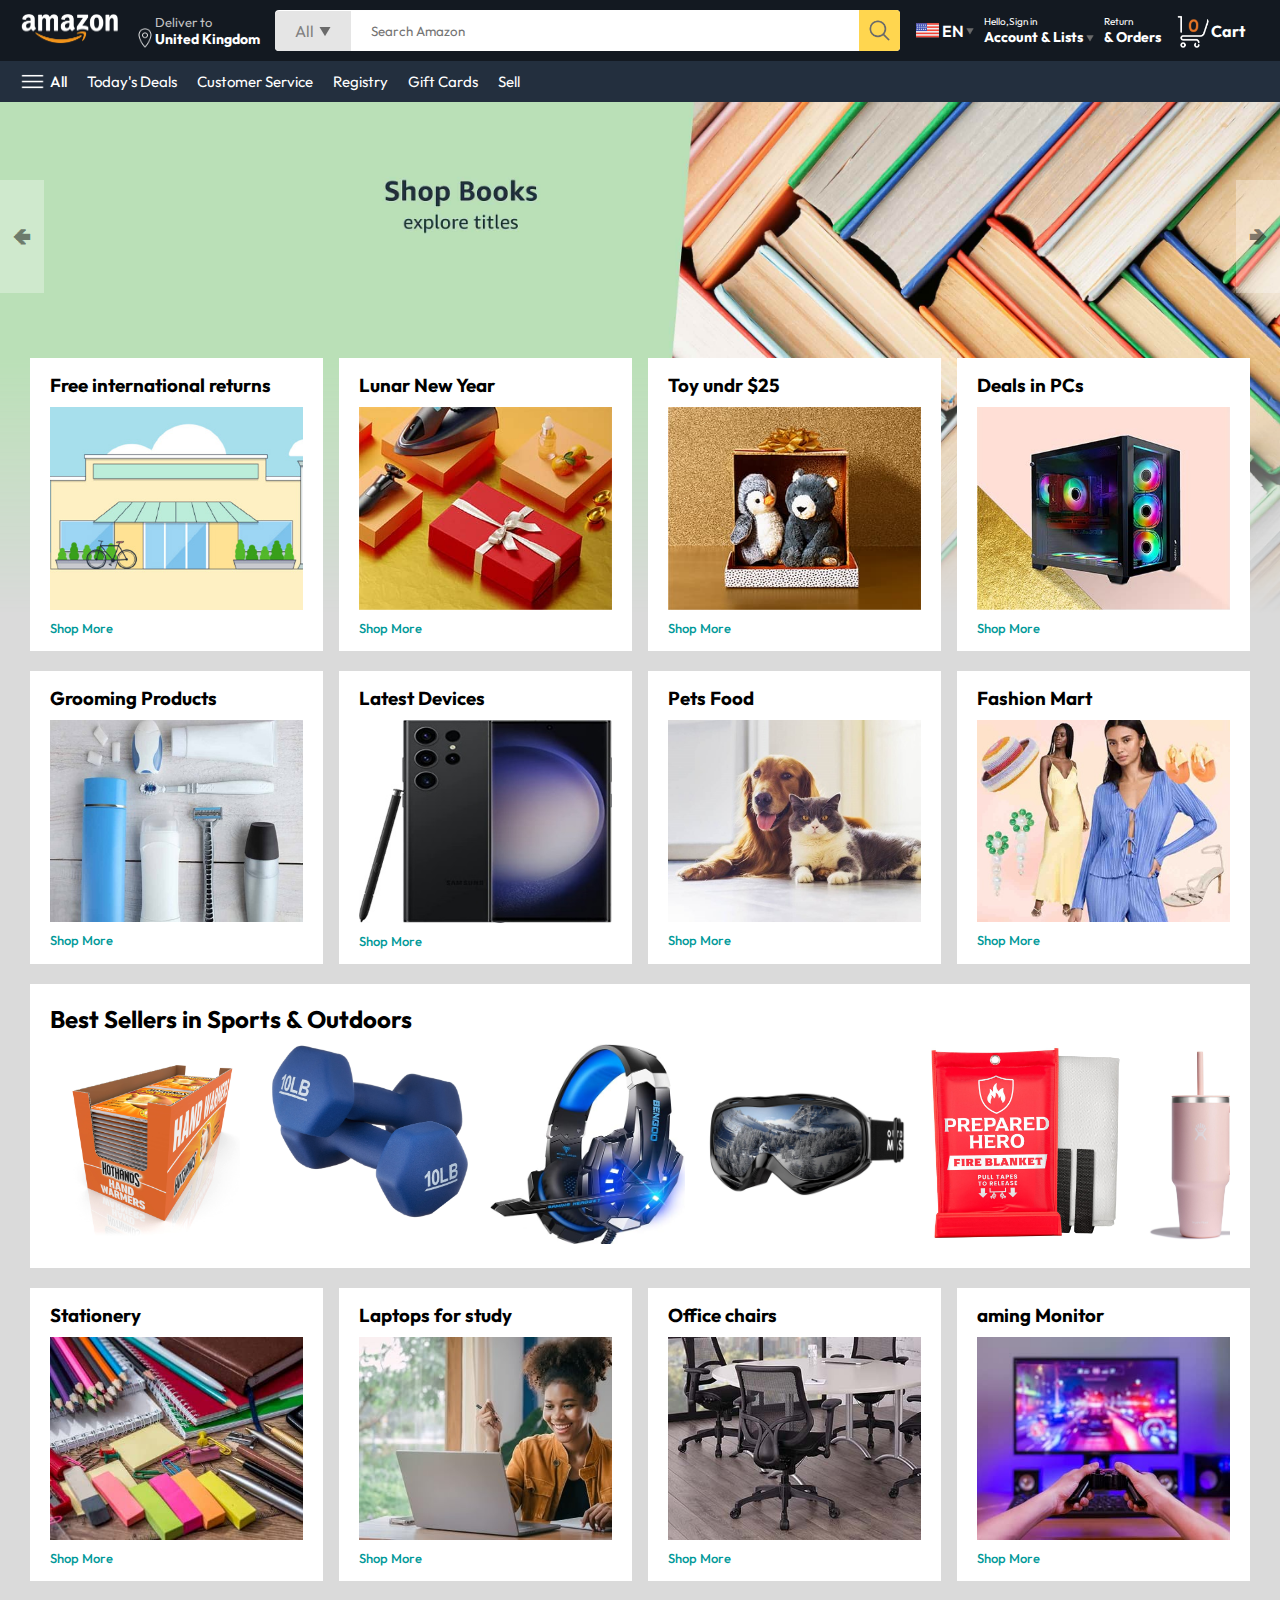
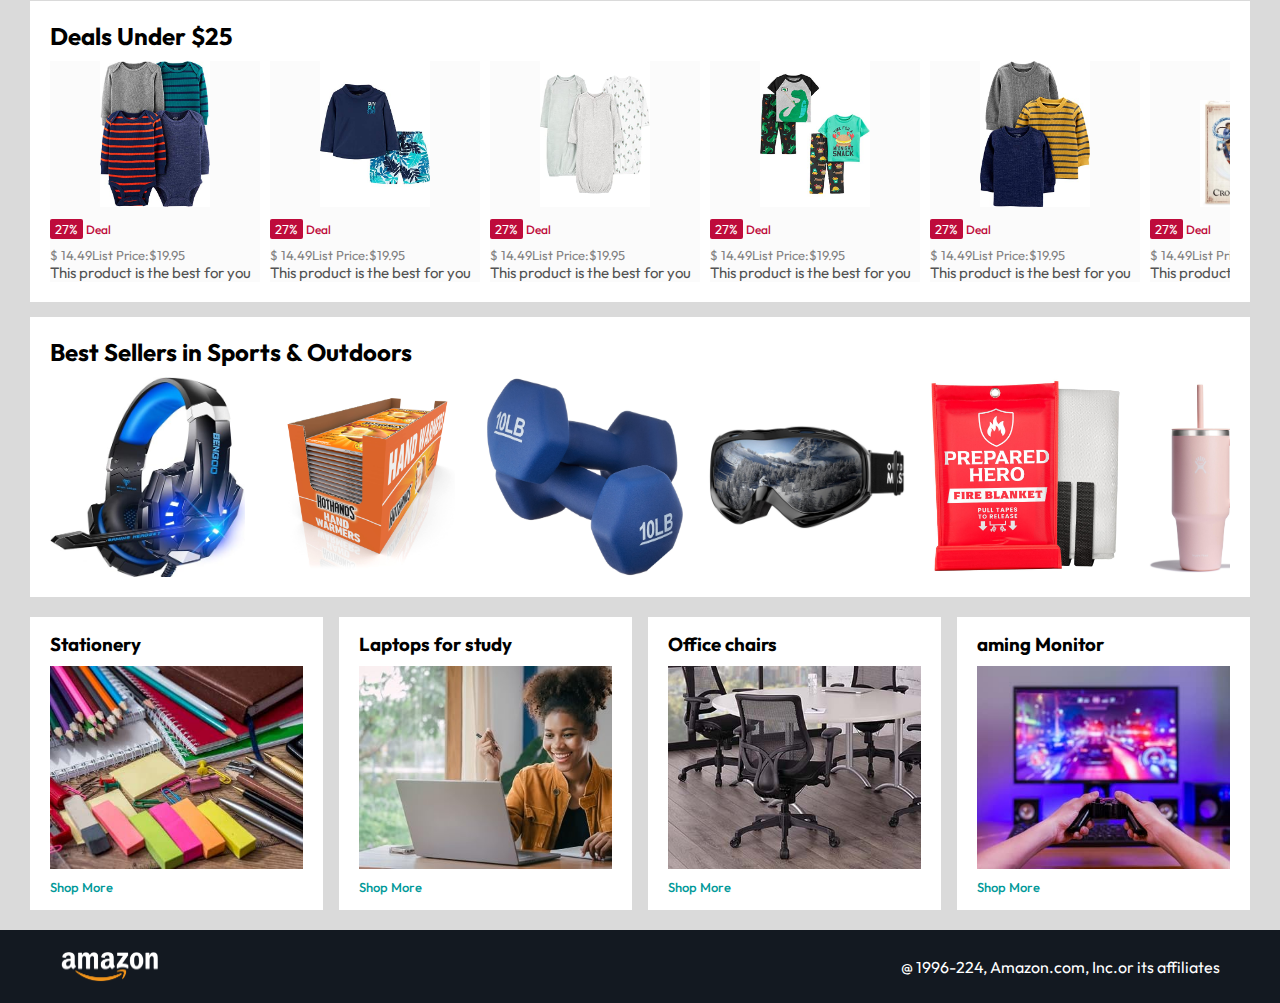
<file: index.html>
<!DOCTYPE html>
<html lang="en">
<head>
    <meta charset="UTF-8">
    <meta name="viewport" content="width=device-width, initial-scale=1.0">
    <link rel="stylesheet" href="amazon.css">
    <title>Jeevizon</title>
</head>
<body>
    <nav>
        <a href="/"><img src="./assets/amazon_logo.png" width="100" alt=""></a>
        <div class="nav-country">
            <img src="./assets/location_icon.png" height="20" alt="">
            <div>
                <p>Deliver to</p>
                <h1>United Kingdom</h1>
            </div>
        </div>

        <div class="nav-search">
            <div class="nav-search-gategory">
                <p>All</p>
                <img src="./assets/dropdown_icon.png" height="12" alt="">
            </div>
                <input type="text" class="nav-search-input" placeholder="Search Amazon">
                <img src="./assets/search_icon.png" class="nav-search-icon" alt="">
        </div>

        <div class="nav-language">
            <img src="./assets/us_flag.png" width="25px" alt="">
            <p>EN</p>
            <img src="./assets/dropdown_icon.png" width="8px" alt="">
        </div>

        <div class="nav-text">
            <a href="./signin.html">
                <p>Hello,Sign in</p>
                <h1>Account & Lists <img src="./assets/dropdown_icon.png" width="8px" alt=""></h1>
            </a>
        </div>

        <div class="nav-text">
            <a href="./signin.html">
                <p>Return</p>
                <h1>& Orders</h1>
            </a>
        </div>
        <a href="./signin.html" class="mobile-user-icon" style="display: none;">
            <img src="./assets/user.png" alt="">
        </a>
        <a href="./cart.html" class="nav-cart">
            <img src="./assets/cart_icon.png" width="35px" alt="">
            <h4>Cart</h4>
        </a>

    </nav>

    <div class="nav-bottom">
        <div>
            <img src="./assets/menu_icon.png" width="25px" alt="">
            <p>All</p>
        </div>
        <p>Today's Deals</p>
        <p>Customer Service</p>
        <p>Registry</p>
        <p>Gift Cards</p>
        <p>Sell</p>
    </div>

    <div class="header-slider">
        <a href="#" class="control_prev">&#129144;</a>
        <a href="#" class="control_next">&#129146;</a>
        <ul>
            <img src="./assets/header1.jpg" class="header-img" alt="">
            <img src="./assets/header2.jpg" class="header-img" alt="">
            <img src="./assets/header3.jpg" class="header-img" alt="">
            <img src="./assets/header4.jpg" class="header-img" alt="">
            <img src="./assets/header5.jpg" class="header-img" alt="">
            <img src="./assets/header6.jpg" class="header-img" alt="">
        </ul>
    </div>
    <div class="box-row header-box">

        <div class="box-col">
            <h3>Free international returns</h3>
            <img src="./assets/box1-1.jpg" alt="">
            <a href="./amazon.html">Shop More</a>
        </div>
       
        <div class="box-col">
            <h3>Lunar New Year</h3>
            <img src="./assets/box1-2.jpg" alt="">
            <a href="./amazon.html">Shop More</a>
        </div>
        <div class="box-col">
            <h3>Toy undr $25</h3>
            <img src="./assets/box1-3.jpg" alt="">
            <a href="./amazon.html">Shop More</a>
        </div>
        <div class="box-col">
            <h3>Deals in PCs</h3>
            <img src="./assets/box1-4.jpg" alt="">
            <a href="./amazon.html">Shop More</a>
        </div>

    </div>

    <div class="box-row">

        <div class="box-col">
            <h3>Grooming Products</h3>
            <img src="./assets/box2-1.jpg" alt="">
            <a href="./amazon.html">Shop More</a>
        </div>
       
        <div class="box-col">
            <h3>Latest Devices</h3>
            <img src="./assets/box2-2.jpg" alt="">
            <a href="./amazon.html">Shop More</a>
        </div>
        <div class="box-col">
            <h3>Pets Food</h3>
            <img src="./assets/box2-3.jpg" alt="">
            <a href="./amazon.html">Shop More</a>
        </div>
        <div class="box-col">
            <h3>Fashion Mart</h3>
            <img src="./assets/box2-4.jpg" alt="">
            <a href="./amazon.html">Shop More</a>
        </div>

    </div>

    <div class="products-slider">
        <h2>Best Sellers in Sports & Outdoors</h2>
        <div class="products">
            <a href="./product.html">
                <img src="./assets/product1-1.jpg" alt="Hand Warmers">
            </a>
            <a href="./product.html">
                <img src="./assets/product1-2.jpg" alt="Dumbells">
            </a>
            <a href="./product.html">
                <img src="./assets/product_img.jpg" alt="Bluetooth Headset">
            </a>
            <a href="./product.html">
                <img src="./assets/product1-3.jpg" alt="Ice Sking Glass">
            </a>
            <a href="./product.html">
                <img src="./assets/product1-4.jpg" alt="Fire Blanket">
            </a>
            <a href="./product.html">
                <img src="./assets/product1-5.jpg" alt="Pink Jar with straw">
            </a>
            <a href="./product.html">
                <img src="./assets/product1-6.jpg" alt="Helmet">
            </a>
            <a href="./product.html">
                <img src="./assets/product1-7.jpg" alt="Hand and toe Warmers">
            </a>
            <a href="./product.html">
                <img src="./assets/product1-8.jpg" alt="Hand Warmers">
            </a>
            <a href="./product.html">
                <img src="./assets/product1-9.jpg" alt="Iron Flask">
            </a>
            <a href="./product.html">
                <img src="./assets/product1-10.jpg" alt="Toe Warmers">
            </a>
        </div>
    </div>

    <div class="box-row">

        <div class="box-col">
            <h3>Stationery</h3>
            <img src="./assets/box3-1.jpg" alt="">
            <a href="./amazon.html">Shop More</a>
        </div>
       
        <div class="box-col">
            <h3>Laptops for study</h3>
            <img src="./assets/box3-2.jpg" alt="">
            <a href="./amazon.html">Shop More</a>
        </div>
        <div class="box-col">
            <h3>Office chairs</h3>
            <img src="./assets/box3-3.jpg" alt="">
            <a href="./amazon.html">Shop More</a>
        </div>
        <div class="box-col">
            <h3>aming Monitor</h3>
            <img src="./assets/box3-4.jpg" alt="">
            <a href="./amazon.html">Shop More</a>
        </div>

    </div>

    <div class="products-slider-with-price">
        <h2>Deals Under $25</h2>
        <div class="products">

            <div class="product-card">
                <div class="div img container">
                    <img src="./assets/product2-1.jpg" alt="">
                </div>
                <div class="product-offer">
                    <p>27%</p> <span>Deal</span>
                </div>
                <p class="product-price">$ <span>14.49</span>List Price:$19.95</p>
                <h4>This product is the best for you</h4>
            </div>

            <div class="product-card">
                <div class="div img container">
                    <img src="./assets/product2-2.jpg" alt="">
                </div>
                <div class="product-offer">
                    <p>27%</p> <span>Deal</span>
                </div>
                <p class="product-price">$ <span>14.49</span>List Price:$19.95</p>
                <h4>This product is the best for you</h4>
            </div>

            <div class="product-card">
                <div class="div img container">
                    <img src="./assets/product2-3.jpg" alt="">
                </div>
                <div class="product-offer">
                    <p>27%</p> <span>Deal</span>
                </div>
                <p class="product-price">$ <span>14.49</span>List Price:$19.95</p>
                <h4>This product is the best for you</h4>
            </div>

            <div class="product-card">
                <div class="div img container">
                    <img src="./assets/product2-4.jpg" alt="">
                </div>
                <div class="product-offer">
                    <p>27%</p> <span>Deal</span>
                </div>
                <p class="product-price">$ <span>14.49</span>List Price:$19.95</p>
                <h4>This product is the best for you</h4>
            </div>

            <div class="product-card">
                <div class="div img container">
                    <img src="./assets/product2-5.jpg" alt="">
                </div>
                <div class="product-offer">
                    <p>27%</p> <span>Deal</span>
                </div>
                <p class="product-price">$ <span>14.49</span>List Price:$19.95</p>
                <h4>This product is the best for you</h4>
            </div>

            <div class="product-card">
                <div class="div img container">
                    <img src="./assets/product2-6.jpg" alt="">
                </div>
                <div class="product-offer">
                    <p>27%</p> <span>Deal</span>
                </div>
                <p class="product-price">$ <span>14.49</span>List Price:$19.95</p>
                <h4>This product is the best for you</h4>
            </div>

            <div class="product-card">
                <div class="div img container">
                    <img src="./assets/product2-7.jpg" alt="">
                </div>
                <div class="product-offer">
                    <p>27%</p> <span>Deal</span>
                </div>
                <p class="product-price">$ <span>14.49</span>List Price:$19.95</p>
                <h4>This product is the best for you</h4>
            </div>

            <div class="product-card">
                <div class="div img container">
                    <img src="./assets/product2-8.jpg" alt="">
                </div>
                <div class="product-offer">
                    <p>27%</p> <span>Deal</span>
                </div>
                <p class="product-price">$ <span>14.49</span>List Price:$19.95</p>
                <h4>This product is the best for you</h4>
            </div>

            <div class="product-card">
                <div class="div img container">
                    <img src="./assets/product2-9.jpg" alt="">
                </div>
                <div class="product-offer">
                    <p>27%</p> <span>Deal</span>
                </div>
                <p class="product-price">$ <span>14.49</span>List Price:$19.95</p>
                <h4>This product is the best for you</h4>
            </div>

            <div class="product-card">
                <div class="div img container">
                    <img src="./assets/product2-10.jpg" alt="">
                </div>
                <div class="product-offer">
                    <p>27%</p> <span>Deal</span>
                </div>
                <p class="product-price">$ <span>14.49</span>List Price:$19.95</p>
                <h4>This product is the best for you</h4>
            </div>

            <div class="product-card">
                <div class="div img container">
                    <img src="./assets/product2-11.jpg" alt="">
                </div>
                <div class="product-offer">
                    <p>27%</p> <span>Deal</span>
                </div>
                <p class="product-price">$ <span>14.49</span>List Price:$19.95</p>
                <h4>This product is the best for you</h4>
            </div>

        </div>
    </div>

    <div class="products-slider">
        <h2>Best Sellers in Sports & Outdoors</h2>
        <div class="products">
            <img src="./assets/product_img.jpg" alt="">
            <img src="./assets/product1-1.jpg" alt="">
            <img src="./assets/product1-2.jpg" alt="">
            <img src="./assets/product1-3.jpg" alt="">
            <img src="./assets/product1-4.jpg" alt="">
            <img src="./assets/product1-5.jpg" alt="">
            <img src="./assets/product1-6.jpg" alt="">
            <img src="./assets/product1-7.jpg" alt="">
            <img src="./assets/product1-8.jpg" alt="">
            <img src="./assets/product1-9.jpg" alt="">
            <img src="./assets/product1-10.jpg" alt="">
        </div>
    </div>
    <div class="box-row">

        <div class="box-col">
            <h3>Stationery</h3>
            <img src="./assets/box3-1.jpg" alt="">
            <a href="./amazon.html">Shop More</a>
        </div>
       
        <div class="box-col">
            <h3>Laptops for study</h3>
            <img src="./assets/box3-2.jpg" alt="">
            <a href="./amazon.html">Shop More</a>
        </div>
        <div class="box-col">
            <h3>Office chairs</h3>
            <img src="./assets/box3-3.jpg" alt="">
            <a href="./amazon.html">Shop More</a>
        </div>
        <div class="box-col">
            <h3>aming Monitor</h3>
            <img src="./assets/box3-4.jpg" alt="">
            <a href="./amazon.html">Shop More</a>
        </div>

    </div>

    <footer>
        <img src="./assets/amazon_logo.png" width="100" alt="">
        <p>@ 1996-224, Amazon.com, Inc.or its affiliates</p>
    </footer>

<script src="amazon.js"></script>
</body>
</html>
</file>
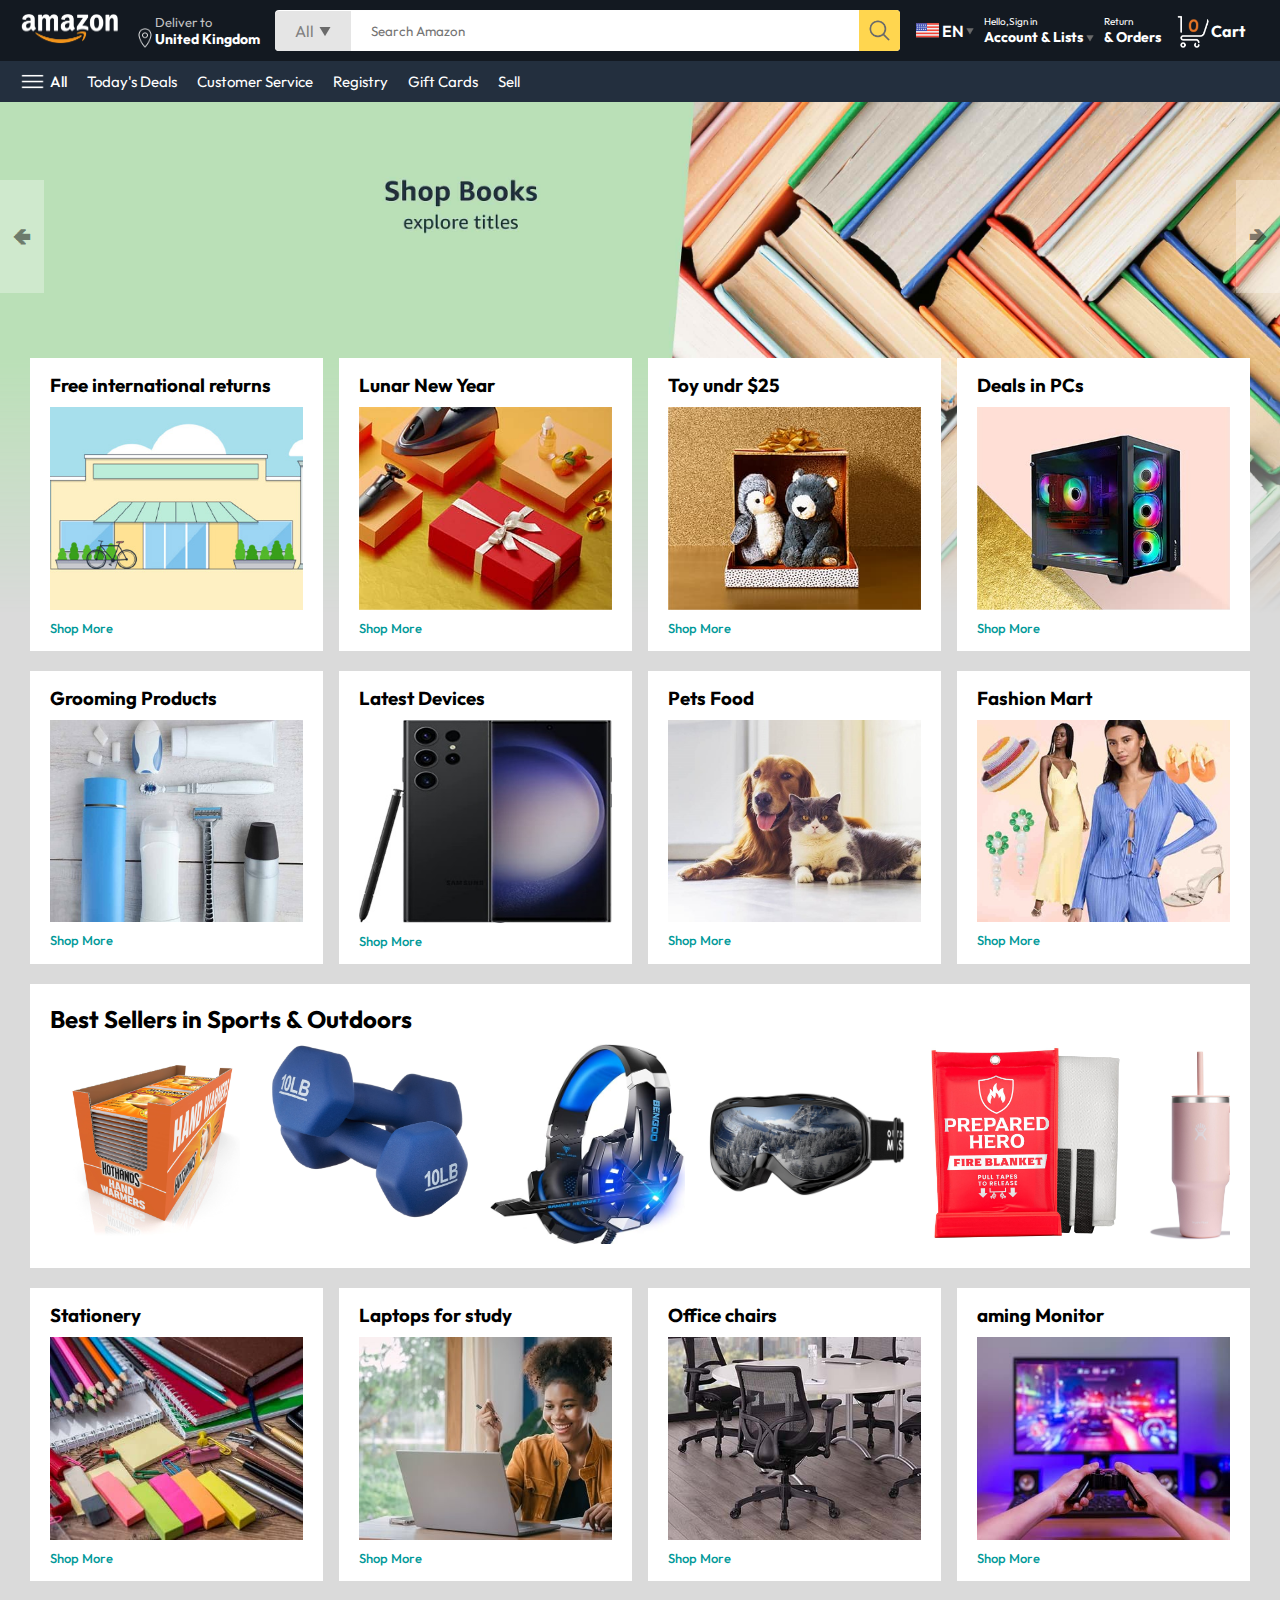
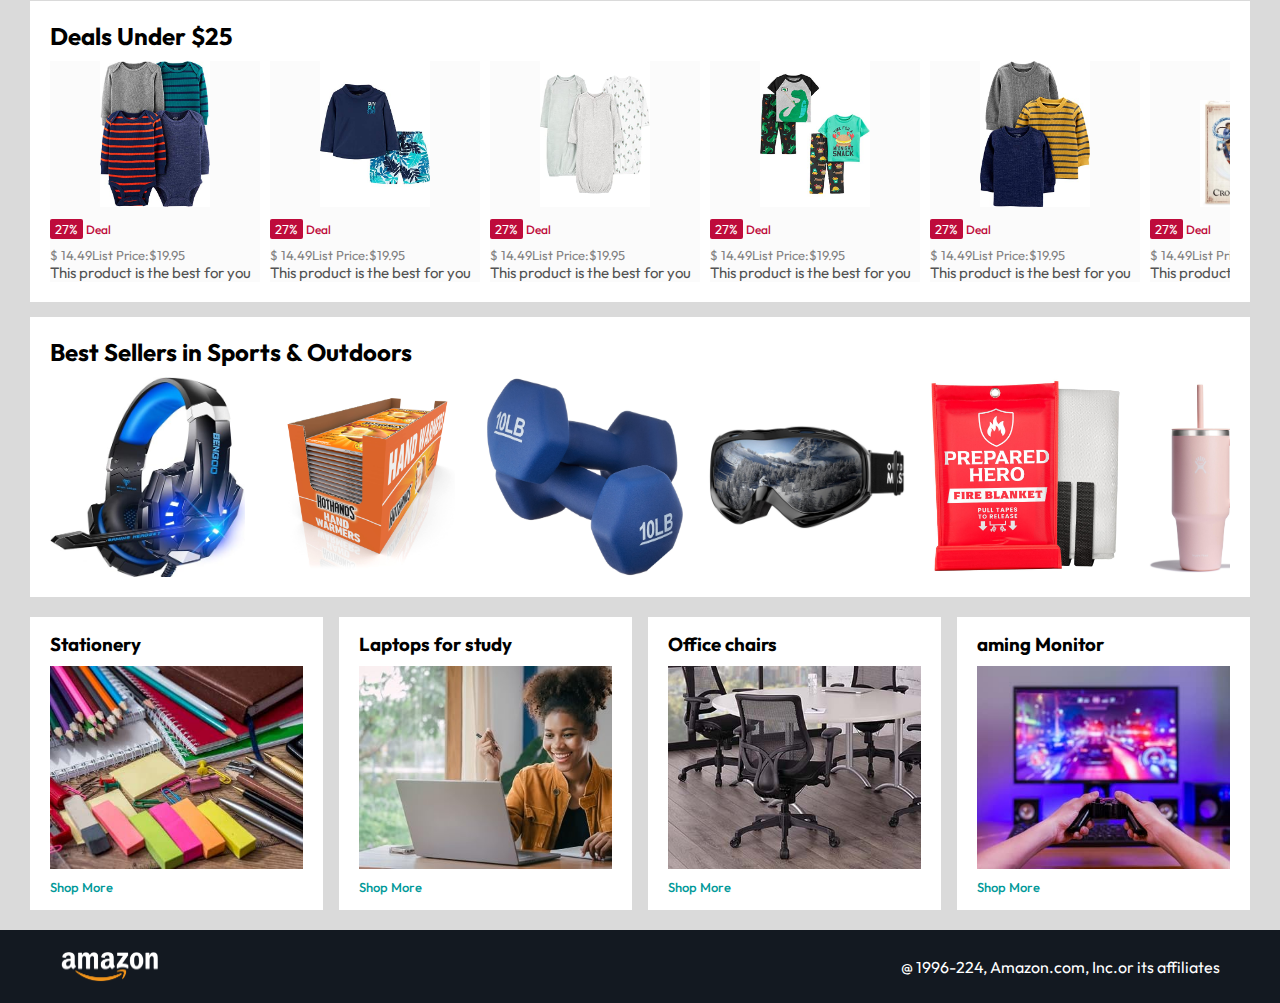
<file: amazon.html>
<!DOCTYPE html>
<html lang="en">
<head>
    <meta charset="UTF-8">
    <meta name="viewport" content="width=device-width, initial-scale=1.0">
    <link rel="stylesheet" href="amazon.css">
    <title>Jeevizon</title>
</head>
<body>
    <nav>
        <a href="./amazon.html"><img src="./assets/amazon_logo.png" width="100" alt=""></a>
        <div class="nav-country">
            <img src="./assets/location_icon.png" height="20" alt="">
            <div>
                <p>Deliver to</p>
                <h1>United Kingdom</h1>
            </div>
        </div>

        <div class="nav-search">
            <div class="nav-search-gategory">
                <p>All</p>
                <img src="./assets/dropdown_icon.png" height="12" alt="">
            </div>
                <input type="text" class="nav-search-input" placeholder="Search Amazon">
                <img src="./assets/search_icon.png" class="nav-search-icon" alt="">
        </div>

        <div class="nav-language">
            <img src="./assets/us_flag.png" width="25px" alt="">
            <p>EN</p>
            <img src="./assets/dropdown_icon.png" width="8px" alt="">
        </div>

        <div class="nav-text">
            <a href="./signin.html">
                <p>Hello,Sign in</p>
                <h1>Account & Lists <img src="./assets/dropdown_icon.png" width="8px" alt=""></h1>
            </a>
        </div>

        <div class="nav-text">
            <a href="./signin.html">
                <p>Return</p>
                <h1>& Orders</h1>
            </a>
        </div>
        <a href="./signin.html" class="mobile-user-icon" style="display: none;">
            <img src="./assets/user.png" alt="">
        </a>
        <a href="./cart.html" class="nav-cart">
            <img src="./assets/cart_icon.png" width="35px" alt="">
            <h4>Cart</h4>
        </a>

    </nav>

    <div class="nav-bottom">
        <div>
            <img src="./assets/menu_icon.png" width="25px" alt="">
            <p>All</p>
        </div>
        <p>Today's Deals</p>
        <p>Customer Service</p>
        <p>Registry</p>
        <p>Gift Cards</p>
        <p>Sell</p>
    </div>

    <div class="header-slider">
        <a href="#" class="control_prev">&#129144;</a>
        <a href="#" class="control_next">&#129146;</a>
        <ul>
            <img src="./assets/header1.jpg" class="header-img" alt="">
            <img src="./assets/header2.jpg" class="header-img" alt="">
            <img src="./assets/header3.jpg" class="header-img" alt="">
            <img src="./assets/header4.jpg" class="header-img" alt="">
            <img src="./assets/header5.jpg" class="header-img" alt="">
            <img src="./assets/header6.jpg" class="header-img" alt="">
        </ul>
    </div>
    <div class="box-row header-box">

        <div class="box-col">
            <h3>Free international returns</h3>
            <img src="./assets/box1-1.jpg" alt="">
            <a href="./amazon.html">Shop More</a>
        </div>
       
        <div class="box-col">
            <h3>Lunar New Year</h3>
            <img src="./assets/box1-2.jpg" alt="">
            <a href="./amazon.html">Shop More</a>
        </div>
        <div class="box-col">
            <h3>Toy undr $25</h3>
            <img src="./assets/box1-3.jpg" alt="">
            <a href="./amazon.html">Shop More</a>
        </div>
        <div class="box-col">
            <h3>Deals in PCs</h3>
            <img src="./assets/box1-4.jpg" alt="">
            <a href="./amazon.html">Shop More</a>
        </div>

    </div>

    <div class="box-row">

        <div class="box-col">
            <h3>Grooming Products</h3>
            <img src="./assets/box2-1.jpg" alt="">
            <a href="./amazon.html">Shop More</a>
        </div>
       
        <div class="box-col">
            <h3>Latest Devices</h3>
            <img src="./assets/box2-2.jpg" alt="">
            <a href="./amazon.html">Shop More</a>
        </div>
        <div class="box-col">
            <h3>Pets Food</h3>
            <img src="./assets/box2-3.jpg" alt="">
            <a href="./amazon.html">Shop More</a>
        </div>
        <div class="box-col">
            <h3>Fashion Mart</h3>
            <img src="./assets/box2-4.jpg" alt="">
            <a href="./amazon.html">Shop More</a>
        </div>

    </div>

    <div class="products-slider">
        <h2>Best Sellers in Sports & Outdoors</h2>
        <div class="products">
            <a href="./product.html">
                <img src="./assets/product1-1.jpg" alt="Hand Warmers">
            </a>
            <a href="./product.html">
                <img src="./assets/product1-2.jpg" alt="Dumbells">
            </a>
            <a href="./product.html">
                <img src="./assets/product_img.jpg" alt="Bluetooth Headset">
            </a>
            <a href="./product.html">
                <img src="./assets/product1-3.jpg" alt="Ice Sking Glass">
            </a>
            <a href="./product.html">
                <img src="./assets/product1-4.jpg" alt="Fire Blanket">
            </a>
            <a href="./product.html">
                <img src="./assets/product1-5.jpg" alt="Pink Jar with straw">
            </a>
            <a href="./product.html">
                <img src="./assets/product1-6.jpg" alt="Helmet">
            </a>
            <a href="./product.html">
                <img src="./assets/product1-7.jpg" alt="Hand and toe Warmers">
            </a>
            <a href="./product.html">
                <img src="./assets/product1-8.jpg" alt="Hand Warmers">
            </a>
            <a href="./product.html">
                <img src="./assets/product1-9.jpg" alt="Iron Flask">
            </a>
            <a href="./product.html">
                <img src="./assets/product1-10.jpg" alt="Toe Warmers">
            </a>
        </div>
    </div>

    <div class="box-row">

        <div class="box-col">
            <h3>Stationery</h3>
            <img src="./assets/box3-1.jpg" alt="">
            <a href="./amazon.html">Shop More</a>
        </div>
       
        <div class="box-col">
            <h3>Laptops for study</h3>
            <img src="./assets/box3-2.jpg" alt="">
            <a href="./amazon.html">Shop More</a>
        </div>
        <div class="box-col">
            <h3>Office chairs</h3>
            <img src="./assets/box3-3.jpg" alt="">
            <a href="./amazon.html">Shop More</a>
        </div>
        <div class="box-col">
            <h3>aming Monitor</h3>
            <img src="./assets/box3-4.jpg" alt="">
            <a href="./amazon.html">Shop More</a>
        </div>

    </div>

    <div class="products-slider-with-price">
        <h2>Deals Under $25</h2>
        <div class="products">

            <div class="product-card">
                <div class="div img container">
                    <img src="./assets/product2-1.jpg" alt="">
                </div>
                <div class="product-offer">
                    <p>27%</p> <span>Deal</span>
                </div>
                <p class="product-price">$ <span>14.49</span>List Price:$19.95</p>
                <h4>This product is the best for you</h4>
            </div>

            <div class="product-card">
                <div class="div img container">
                    <img src="./assets/product2-2.jpg" alt="">
                </div>
                <div class="product-offer">
                    <p>27%</p> <span>Deal</span>
                </div>
                <p class="product-price">$ <span>14.49</span>List Price:$19.95</p>
                <h4>This product is the best for you</h4>
            </div>

            <div class="product-card">
                <div class="div img container">
                    <img src="./assets/product2-3.jpg" alt="">
                </div>
                <div class="product-offer">
                    <p>27%</p> <span>Deal</span>
                </div>
                <p class="product-price">$ <span>14.49</span>List Price:$19.95</p>
                <h4>This product is the best for you</h4>
            </div>

            <div class="product-card">
                <div class="div img container">
                    <img src="./assets/product2-4.jpg" alt="">
                </div>
                <div class="product-offer">
                    <p>27%</p> <span>Deal</span>
                </div>
                <p class="product-price">$ <span>14.49</span>List Price:$19.95</p>
                <h4>This product is the best for you</h4>
            </div>

            <div class="product-card">
                <div class="div img container">
                    <img src="./assets/product2-5.jpg" alt="">
                </div>
                <div class="product-offer">
                    <p>27%</p> <span>Deal</span>
                </div>
                <p class="product-price">$ <span>14.49</span>List Price:$19.95</p>
                <h4>This product is the best for you</h4>
            </div>

            <div class="product-card">
                <div class="div img container">
                    <img src="./assets/product2-6.jpg" alt="">
                </div>
                <div class="product-offer">
                    <p>27%</p> <span>Deal</span>
                </div>
                <p class="product-price">$ <span>14.49</span>List Price:$19.95</p>
                <h4>This product is the best for you</h4>
            </div>

            <div class="product-card">
                <div class="div img container">
                    <img src="./assets/product2-7.jpg" alt="">
                </div>
                <div class="product-offer">
                    <p>27%</p> <span>Deal</span>
                </div>
                <p class="product-price">$ <span>14.49</span>List Price:$19.95</p>
                <h4>This product is the best for you</h4>
            </div>

            <div class="product-card">
                <div class="div img container">
                    <img src="./assets/product2-8.jpg" alt="">
                </div>
                <div class="product-offer">
                    <p>27%</p> <span>Deal</span>
                </div>
                <p class="product-price">$ <span>14.49</span>List Price:$19.95</p>
                <h4>This product is the best for you</h4>
            </div>

            <div class="product-card">
                <div class="div img container">
                    <img src="./assets/product2-9.jpg" alt="">
                </div>
                <div class="product-offer">
                    <p>27%</p> <span>Deal</span>
                </div>
                <p class="product-price">$ <span>14.49</span>List Price:$19.95</p>
                <h4>This product is the best for you</h4>
            </div>

            <div class="product-card">
                <div class="div img container">
                    <img src="./assets/product2-10.jpg" alt="">
                </div>
                <div class="product-offer">
                    <p>27%</p> <span>Deal</span>
                </div>
                <p class="product-price">$ <span>14.49</span>List Price:$19.95</p>
                <h4>This product is the best for you</h4>
            </div>

            <div class="product-card">
                <div class="div img container">
                    <img src="./assets/product2-11.jpg" alt="">
                </div>
                <div class="product-offer">
                    <p>27%</p> <span>Deal</span>
                </div>
                <p class="product-price">$ <span>14.49</span>List Price:$19.95</p>
                <h4>This product is the best for you</h4>
            </div>

        </div>
    </div>

    <div class="products-slider">
        <h2>Best Sellers in Sports & Outdoors</h2>
        <div class="products">
            <img src="./assets/product_img.jpg" alt="">
            <img src="./assets/product1-1.jpg" alt="">
            <img src="./assets/product1-2.jpg" alt="">
            <img src="./assets/product1-3.jpg" alt="">
            <img src="./assets/product1-4.jpg" alt="">
            <img src="./assets/product1-5.jpg" alt="">
            <img src="./assets/product1-6.jpg" alt="">
            <img src="./assets/product1-7.jpg" alt="">
            <img src="./assets/product1-8.jpg" alt="">
            <img src="./assets/product1-9.jpg" alt="">
            <img src="./assets/product1-10.jpg" alt="">
        </div>
    </div>
    <div class="box-row">

        <div class="box-col">
            <h3>Stationery</h3>
            <img src="./assets/box3-1.jpg" alt="">
            <a href="./amazon.html">Shop More</a>
        </div>
       
        <div class="box-col">
            <h3>Laptops for study</h3>
            <img src="./assets/box3-2.jpg" alt="">
            <a href="./amazon.html">Shop More</a>
        </div>
        <div class="box-col">
            <h3>Office chairs</h3>
            <img src="./assets/box3-3.jpg" alt="">
            <a href="./amazon.html">Shop More</a>
        </div>
        <div class="box-col">
            <h3>aming Monitor</h3>
            <img src="./assets/box3-4.jpg" alt="">
            <a href="./amazon.html">Shop More</a>
        </div>

    </div>

    <footer>
        <img src="./assets/amazon_logo.png" width="100" alt="">
        <p>@ 1996-224, Amazon.com, Inc.or its affiliates</p>
    </footer>

<script src="amazon.js"></script>
</body>
</html>
</file>
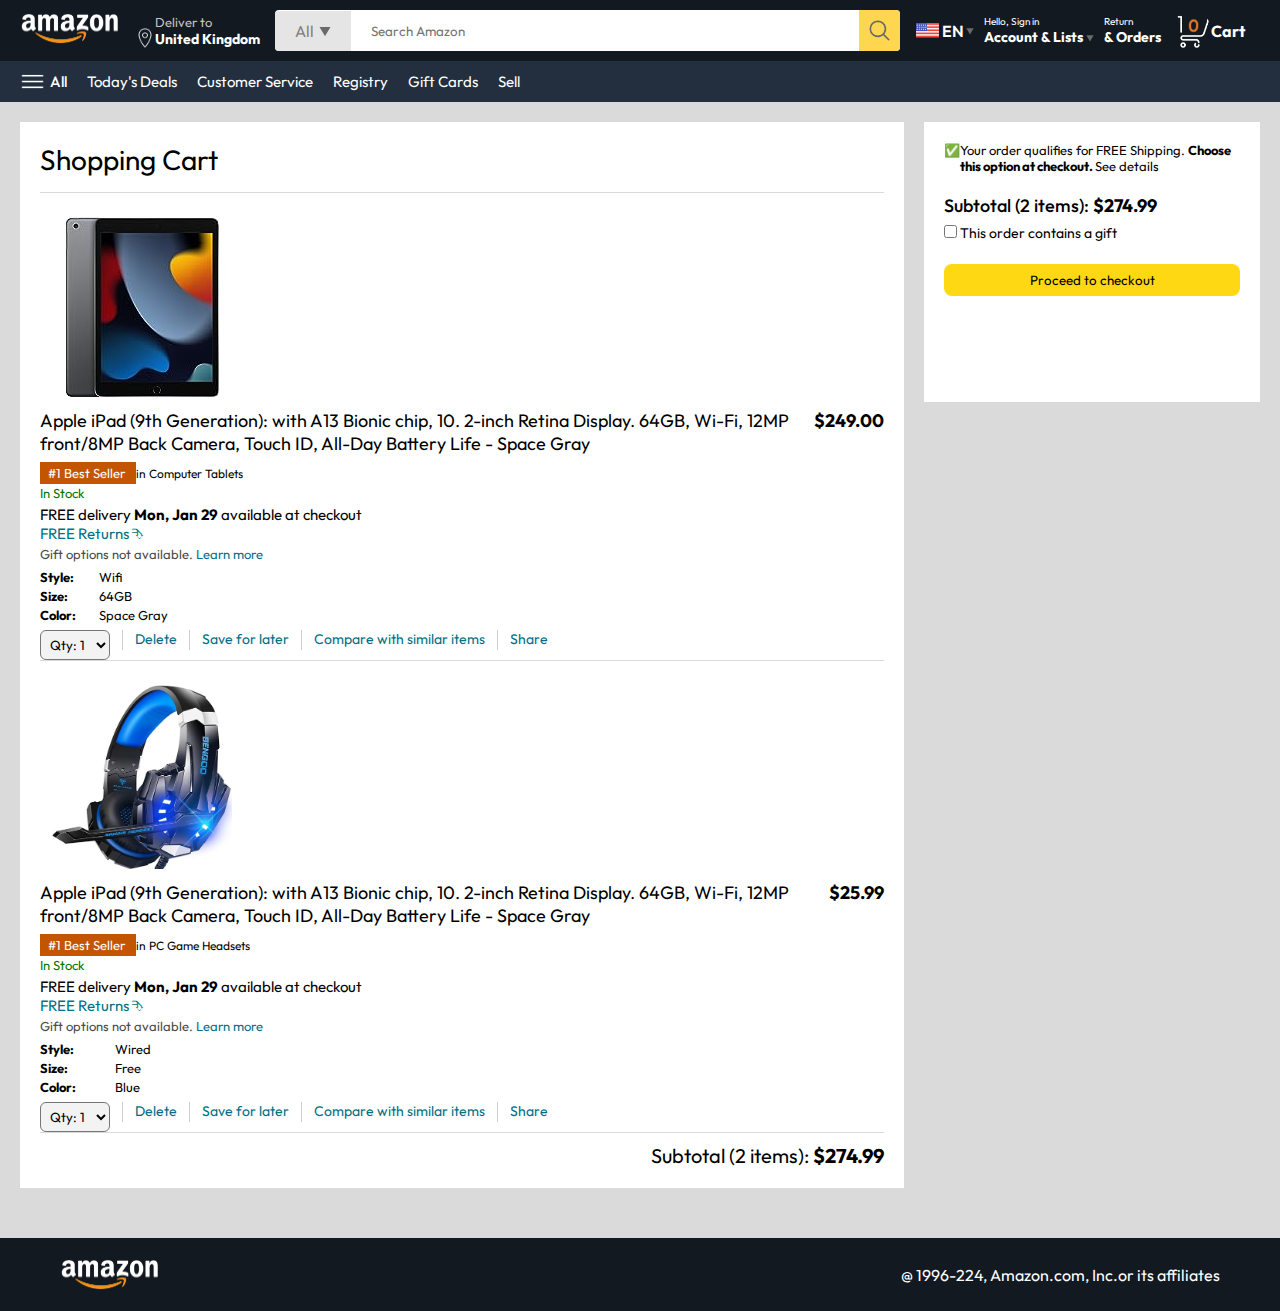
<file: cart.html>
<!DOCTYPE html>
<html lang="en">
<head>
    <meta charset="UTF-8">
    <meta name="viewport" content="width=device-width, initial-scale=1.0">
    <title>Cart</title>
    <link rel="stylesheet" href="amazon.css">
    <link rel="stylesheet" href="cart.css">
</head>
<body>
 
    <nav>
        <a href="/"><img src="./assets/amazon_logo.png" width="100" alt=""></a>
        <div class="nav-country">
            <img src="./assets/location_icon.png" height="20" alt="">
            <div>
                <p>Deliver to</p>
                <h1>United Kingdom</h1>
            </div>
        </div>

        <div class="nav-search">
            <div class="nav-search-gategory">
                <p>All</p>
                <img src="./assets/dropdown_icon.png" height="12" alt="">
            </div>
                <input type="text" class="nav-search-input" placeholder="Search Amazon">
                <img src="./assets/search_icon.png" class="nav-search-icon" alt="">
        </div>

        <div class="nav-language">
            <img src="./assets/us_flag.png" width="25px" alt="">
            <p>EN</p>
            <img src="./assets/dropdown_icon.png" width="8px" alt="">
        </div>

        <div class="nav-text">
            <p><a href="./signin.html">Hello, Sign in</a></p>
            <h1>Account & Lists <img src="./assets/dropdown_icon.png" width="8px" alt=""></h1>
        </div>

        <div class="nav-text">
            <p>Return</p>
            <h1>& Orders</h1>
        </div>
        <a href="./signin.html" class="mobile-user-icon" style="display: none;">
            <img src="./assets/user.png" alt="">
        </a>
        <a href="./cart.html" class="nav-cart">
            <img src="./assets/cart_icon.png" width="35px" alt="">
            <h4>Cart</h4>
        </a>

    </nav>

    <div class="nav-bottom">
        <div>
            <img src="./assets/menu_icon.png" width="25px" alt="">
            <p>All</p>
        </div>
        <p>Today's Deals</p>
        <p>Customer Service</p>
        <p>Registry</p>
        <p>Gift Cards</p>
        <p>Sell</p>
    </div>

    <div class="cart">
        <div class="cart-left">
            <h1>Shopping Cart</h1>
            <hr>

            <div class="product-cart-list">
                <img src="./assets/ipad_img.jpg" alt="" width="180px">
            </div>

            <div>
                <div class="product-cart-titleprice">
                        <p>
                            Apple iPad (9th Generation): with A13 Bionic chip, 10. 2-inch Retina Display. 64GB, Wi-Fi, 12MP front/8MP Back Camera, Touch ID, All-Day Battery Life - Space Gray
                        </p>

                        <p><b>$249.00</b></p>
                </div>

                <p class="product-cart-bestseller"><span>#1 Best Seller </span> in Computer Tablets</p>
                <p class="product-cart-stock">In Stock</p>
                <p class="product-cart-delivery">FREE delivery <b>Mon, Jan 29</b> available at checkout</p>
                <p class="product-cart-returns">FREE Returns &#11191</p>
                <p class="product-cart-giftoption">Gift options not available. <span>Learn more</span></p>

                <div class="product-cart-specs">
                    <p><b>Style:</b></p> <p>Wifi</p>
                    <p><b>Size:</b></p> <p>64GB</p>
                    <p><b>Color:</b></p> <p>Space Gray</p>
                </div>

                <div class="cart-list-action">
                   <select>
                    <option value="1">Qty: 1</option>
                    <option value="2">Qty: 2</option>
                    <option value="3">Qty: 3</option>
                    <option value="4">Qty: 4</option>
                    <option value="5">Qty: 5</option>
                   </select>
                   <hr>
                   <p class="action-btn">Delete</p>
                   <hr>
                   <p class="action-btn">Save for later</p>
                   <hr>
                   <p class="action-btn">Compare with similar items</p>
                   <hr>
                   <p class="action-btn">Share</p>
                </div>

            </div>
            <hr>
            
            <div class="product-cart-list">
                <img src="./assets/product_img.jpg" alt="" width="180px">
            </div>

            <div>
                <div class="product-cart-titleprice">
                        <p>
                            Apple iPad (9th Generation): with A13 Bionic chip, 10. 2-inch Retina Display. 64GB, Wi-Fi, 12MP front/8MP Back Camera, Touch ID, All-Day Battery Life - Space Gray
                        </p>

                        <p><b>$25.99</b></p>
                </div>

                <p class="product-cart-bestseller"><span>#1 Best Seller </span> in PC Game Headsets</p>
                <p class="product-cart-stock">In Stock</p>
                <p class="product-cart-delivery">FREE delivery <b>Mon, Jan 29</b> available at checkout</p>
                <p class="product-cart-returns">FREE Returns &#11191</p>
                <p class="product-cart-giftoption">Gift options not available. <span>Learn more</span></p>

                <div class="product-cart-specs">
                    <p><b>Style:</b></p> <p>Wired</p>
                    <p><b>Size:</b></p> <p>Free</p>
                    <p><b>Color:</b></p> <p>Blue</p>
                </div>

                <div class="cart-list-action">
                   <select>
                    <option value="1">Qty: 1</option>
                    <option value="2">Qty: 2</option>
                    <option value="3">Qty: 3</option>
                    <option value="4">Qty: 4</option>
                    <option value="5">Qty: 5</option>
                   </select>
                   <hr>
                   <p class="action-btn">Delete</p>
                   <hr>
                   <p class="action-btn">Save for later</p>
                   <hr>
                   <p class="action-btn">Compare with similar items</p>
                   <hr>
                   <p class="action-btn">Share</p>
                </div>
            </div>
            <hr>
            <div class="cart-list-subtotal">
                Subtotal (2 items): <b>$274.99</b>
            </div>
        </div>
        <div class="cart-right">
            <div class="cart-free-delivery">
                <p>&#x2705</p>
                <p>Your order qualifies for FREE Shipping. <b>Choose this option at checkout. </b> See details</p>
            </div>
            <p class="cart-subtotal">Subtotal (2 items): <b>$274.99</b></p>
            <p class="cart-right-gift"> <input type="checkbox"> This order contains a gift</p>
            <button>Proceed to checkout</button>
        </div>
    </div>
    <footer class="footer-cart">
        <img src="./assets/amazon_logo.png" width="100" alt="">
        <p>@ 1996-224, Amazon.com, Inc.or its affiliates</p>
    </footer>
</body>
</html>
</file>
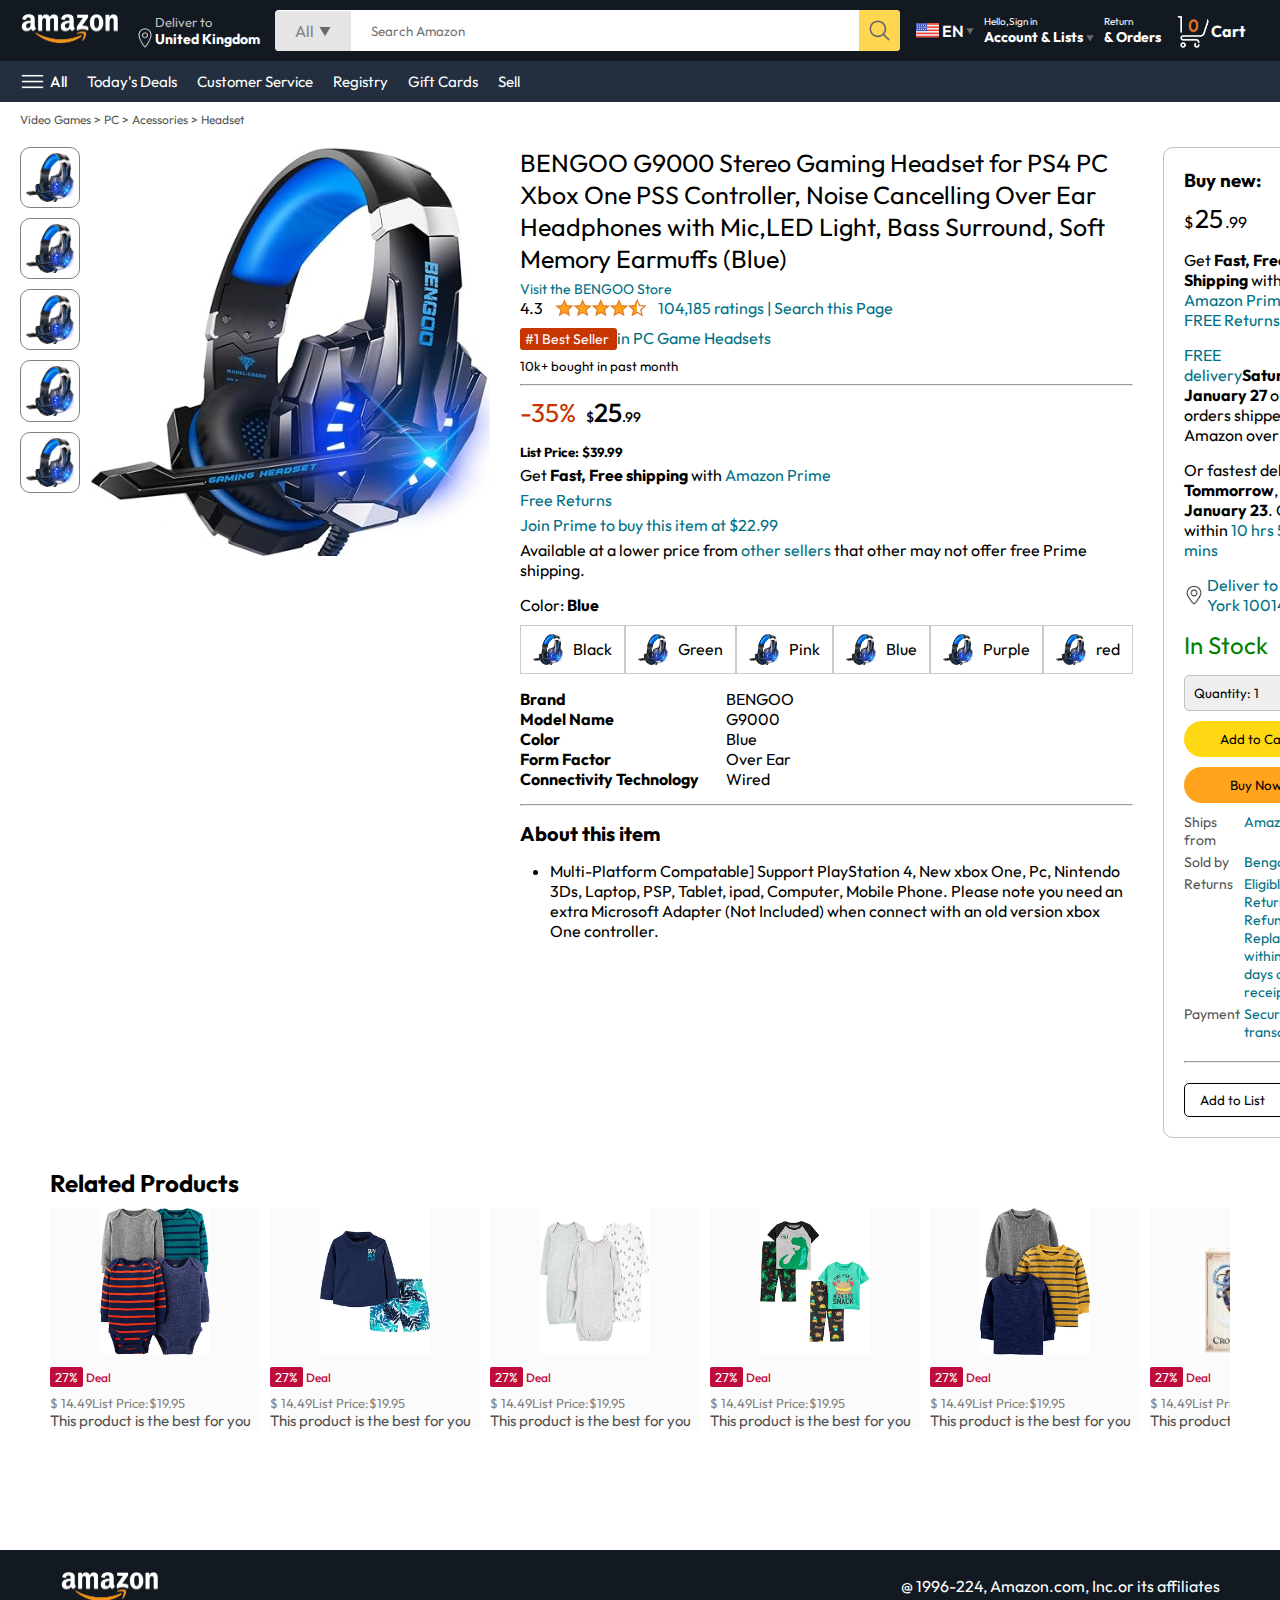
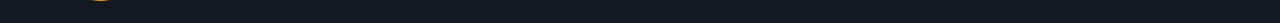
<file: product.html>
<!DOCTYPE html>
<html lang="en">
<head>
    <meta charset="UTF-8">
    <meta name="viewport" content="width=device-width, initial-scale=1.0">
    <title>Product Page</title>
    <link rel="stylesheet" href="amazon.css">
    <link rel="stylesheet" href="product.css">
</head>
<body>
     
    <nav>
        <a href="/"><img src="./assets/amazon_logo.png" width="100" alt=""></a>
        <div class="nav-country">
            <img src="./assets/location_icon.png" height="20" alt="">
            <div>
                <p>Deliver to</p>
                <h1>United Kingdom</h1>
            </div>
        </div>

        <div class="nav-search">
            <div class="nav-search-gategory">
                <p>All</p>
                <img src="./assets/dropdown_icon.png" height="12" alt="">
            </div>
                <input type="text" class="nav-search-input" placeholder="Search Amazon">
                <img src="./assets/search_icon.png" class="nav-search-icon" alt="">
        </div>

        <div class="nav-language">
            <img src="./assets/us_flag.png" width="25px" alt="">
            <p>EN</p>
            <img src="./assets/dropdown_icon.png" width="8px" alt="">
        </div>

        <div class="nav-text">
            <p><a href="./signin.html">Hello,Sign in</a></p>
            <h1>Account & Lists <img src="./assets/dropdown_icon.png" width="8px" alt=""></h1>
        </div>

        <div class="nav-text">
            <p>Return</p>
            <h1>& Orders</h1>
        </div>
        <a href="./signin.html" class="mobile-user-icon" style="display: none;">
            <img src="./assets/user.png" alt="">
        </a>
        <a href="/cart.html" class="nav-cart">
            <img src="./assets/cart_icon.png" width="35px" alt="">
            <h4>Cart</h4>
        </a>

    </nav>

    <div class="nav-bottom">
        <div>
            <img src="./assets/menu_icon.png" width="25px" alt="">
            <p>All</p>
        </div>
        <p>Today's Deals</p>
        <p>Customer Service</p>
        <p>Registry</p>
        <p>Gift Cards</p>
        <p>Sell</p>
    </div>

    <p class="breadcrum">
        Video Games > PC > Acessories > Headset
    </p>

    <div class="product-display">
        <div class="product-d-image">

            <div class="product-icons">
                <img src="./assets/product_img.jpg" alt="" width="60">
                <img src="./assets/product_img.jpg" alt="" width="60">
                <img src="./assets/product_img.jpg" alt="" width="60">
                <img src="./assets/product_img.jpg" alt="" width="60">
                <img src="./assets/product_img.jpg" alt="" width="60">
            </div>

            <div class="product-main-image">
                <img src="./assets/product_img.jpg" alt="" width="400">
            </div>

        </div>

        <div class="product-d-details">
            <p class="product-title">
                BENGOO G9000 Stereo Gaming Headset for PS4 PC Xbox One PSS Controller, Noise Cancelling Over Ear Headphones with Mic,LED Light, Bass Surround, Soft Memory Earmuffs (Blue)
            </p>

            <p class="brand-store">Visit the BENGOO Store</p>

            <div class="product-rating">

                <div>

                    <div>4.3 <img src="./assets/rating_img.png" height="20px"></div>

                    <p>104,185 ratings | Search this Page</p>

                </div>

                <p><span>#1 Best Seller </span>in PC Game Headsets</p>

                <h5>10k+ bought in past month</h5>

                <hr>

            </div>

            <div class="product-d-price">

                <div>
                    <p>-35%</p>
                    <h1>$<span>25</span>.99</h1>
                </div>

                <h5>List Price: <span>$39.99</span></h5>

                <p>Get <b>Fast, Free shipping</b> with <span>Amazon Prime</span></p>

                <p><span>Free Returns</span></p>

                <p><span>Join Prime to buy this item at $22.99</span></p>

                <p>Available at a lower price from <span>other sellers</span> that other may not offer free Prime shipping.</p>

            </div>

            <div class="product-color-selection">
                <p>
                    Color: <b>Blue</b>
                </p>
                    <div class="product-color-options">
                        <div class="option">
                            <img src="./assets/product_img.jpg" width="30px">
                            <p>Black</p>
                        </div>
                        <div class="option">
                            <img src="./assets/product_img.jpg" width="30px">
                            <p>Green</p>
                        </div>
                        <div class="option">
                            <img src="./assets/product_img.jpg" width="30px">
                            <p>Pink</p>
                        </div>
                        <div class="option">
                            <img src="./assets/product_img.jpg" width="30px">
                            <p>Blue</p>
                        </div>
                        <div class="option">
                            <img src="./assets/product_img.jpg" width="30px">
                            <p>Purple</p>
                        </div>
                        <div class="option">
                            <img src="./assets/product_img.jpg" width="30px">
                            <p>red</p>
                        </div>
                    </div>
                
            </div>

            <div class="product-info">
                
                <p><b>Brand</b></p> <p>BENGOO</p>
                <p><b>Model Name</b></p> <p>G9000</p>
                <p><b>Color</b></p>  <p>Blue</p>
                <p><b>Form Factor</b></p> <p>Over Ear</p>
                <p><b>Connectivity Technology</b></p>  <p>Wired</p>
                
            </div>

            <hr>

            <div class="product-description">
                <h1>About this item</h1>
                <ul>
                    <li>
                        Multi-Platform Compatable] Support PlayStation 4, New xbox One, Pc, Nintendo 3Ds, Laptop, PSP, Tablet, ipad, Computer, Mobile Phone. Please note you need an extra Microsoft Adapter (Not Included) when connect with an old version xbox One controller.
                    </li>
                </ul>
            </div>

        </div>

        <div class="product-d-purchase">

            <div class="title">
                <h3>Buy new:</h3><img src="./assets/circle_icon.png" alt="" width="20px">
            </div>

            <h1 class="price">$<span>25</span>.99</h1>

            <div class="gap">
                <p>Get <b>Fast, Free Shipping</b> with <span>Amazon Prime</span></p>
                <p><span>FREE Returns</span></p>
            </div>

            <div class="gap">
                <p><span>FREE delivery</span><b>Saturday</b>,</p>
                <p><b>January 27</b> on orders shipped by Amazon over $35</p>
            </div>

            <div class="gap">
                <p>Or fastest delivery <b>Tommorrow</b>, <b>January 23</b>. Order within <span>10 hrs 56 mins</span></p>
            </div>

            <div class="delivery-location">
                <img src="./assets/location_icon_dark.png" alt="" width="20px">
                <p><span>Deliver to New York 10014</span></p>
            </div>

            <h2 class="product-stock">In Stock</h2>
            <select class="product-quantity">
                <option value="1">Quantity: 1</option>
                <option value="2">Quantity: 2</option>
                <option value="3">Quantity: 3</option>
            </select>

            <button class="btn">Add to Cart</button>
            <button class="btn product-buy">Buy Now</button>

            <div class="product-seller-info">
                <p>Ships from</p> <p><span>Amazon</span></p>
                <p>Sold by</p> <p><span>Bengoo Inc.</span></p>
                <p>Returns</p> <p><span>Eligible for Return, Refund or Replacement within 30 days of receipt</span></p>
                <p>Payment</p> <p><span>Secure transaction</span></p>
            </div>
            <hr>
            <button class="product-add-list">Add to List</button>
        </div>
    </div>

    
    <div class="products-slider-with-price">
        <h2>Related Products</h2>
        <div class="products">

            <div class="product-card">
                <div class="div img container">
                    <img src="./assets/product2-1.jpg" alt="">
                </div>
                <div class="product-offer">
                    <p>27%</p> <span>Deal</span>
                </div>
                <p class="product-price">$ <span>14.49</span>List Price:$19.95</p>
                <h4>This product is the best for you</h4>
            </div>

            <div class="product-card">
                <div class="div img container">
                    <img src="./assets/product2-2.jpg" alt="">
                </div>
                <div class="product-offer">
                    <p>27%</p> <span>Deal</span>
                </div>
                <p class="product-price">$ <span>14.49</span>List Price:$19.95</p>
                <h4>This product is the best for you</h4>
            </div>

            <div class="product-card">
                <div class="div img container">
                    <img src="./assets/product2-3.jpg" alt="">
                </div>
                <div class="product-offer">
                    <p>27%</p> <span>Deal</span>
                </div>
                <p class="product-price">$ <span>14.49</span>List Price:$19.95</p>
                <h4>This product is the best for you</h4>
            </div>

            <div class="product-card">
                <div class="div img container">
                    <img src="./assets/product2-4.jpg" alt="">
                </div>
                <div class="product-offer">
                    <p>27%</p> <span>Deal</span>
                </div>
                <p class="product-price">$ <span>14.49</span>List Price:$19.95</p>
                <h4>This product is the best for you</h4>
            </div>

            <div class="product-card">
                <div class="div img container">
                    <img src="./assets/product2-5.jpg" alt="">
                </div>
                <div class="product-offer">
                    <p>27%</p> <span>Deal</span>
                </div>
                <p class="product-price">$ <span>14.49</span>List Price:$19.95</p>
                <h4>This product is the best for you</h4>
            </div>

            <div class="product-card">
                <div class="div img container">
                    <img src="./assets/product2-6.jpg" alt="">
                </div>
                <div class="product-offer">
                    <p>27%</p> <span>Deal</span>
                </div>
                <p class="product-price">$ <span>14.49</span>List Price:$19.95</p>
                <h4>This product is the best for you</h4>
            </div>

            <div class="product-card">
                <div class="div img container">
                    <img src="./assets/product2-7.jpg" alt="">
                </div>
                <div class="product-offer">
                    <p>27%</p> <span>Deal</span>
                </div>
                <p class="product-price">$ <span>14.49</span>List Price:$19.95</p>
                <h4>This product is the best for you</h4>
            </div>

            <div class="product-card">
                <div class="div img container">
                    <img src="./assets/product2-8.jpg" alt="">
                </div>
                <div class="product-offer">
                    <p>27%</p> <span>Deal</span>
                </div>
                <p class="product-price">$ <span>14.49</span>List Price:$19.95</p>
                <h4>This product is the best for you</h4>
            </div>

            <div class="product-card">
                <div class="div img container">
                    <img src="./assets/product2-9.jpg" alt="">
                </div>
                <div class="product-offer">
                    <p>27%</p> <span>Deal</span>
                </div>
                <p class="product-price">$ <span>14.49</span>List Price:$19.95</p>
                <h4>This product is the best for you</h4>
            </div>

            <div class="product-card">
                <div class="div img container">
                    <img src="./assets/product2-10.jpg" alt="">
                </div>
                <div class="product-offer">
                    <p>27%</p> <span>Deal</span>
                </div>
                <p class="product-price">$ <span>14.49</span>List Price:$19.95</p>
                <h4>This product is the best for you</h4>
            </div>

            <div class="product-card">
                <div class="div img container">
                    <img src="./assets/product2-11.jpg" alt="">
                </div>
                <div class="product-offer">
                    <p>27%</p> <span>Deal</span>
                </div>
                <p class="product-price">$ <span>14.49</span>List Price:$19.95</p>
                <h4>This product is the best for you</h4>
            </div>

        </div>
    </div>

    <footer class="product-footer">
        <img src="./assets/amazon_logo.png" width="100" alt="">
        <p>@ 1996-224, Amazon.com, Inc.or its affiliates</p>
    </footer>
    <script src="product.js"></script>

</body>
</html>
</file>
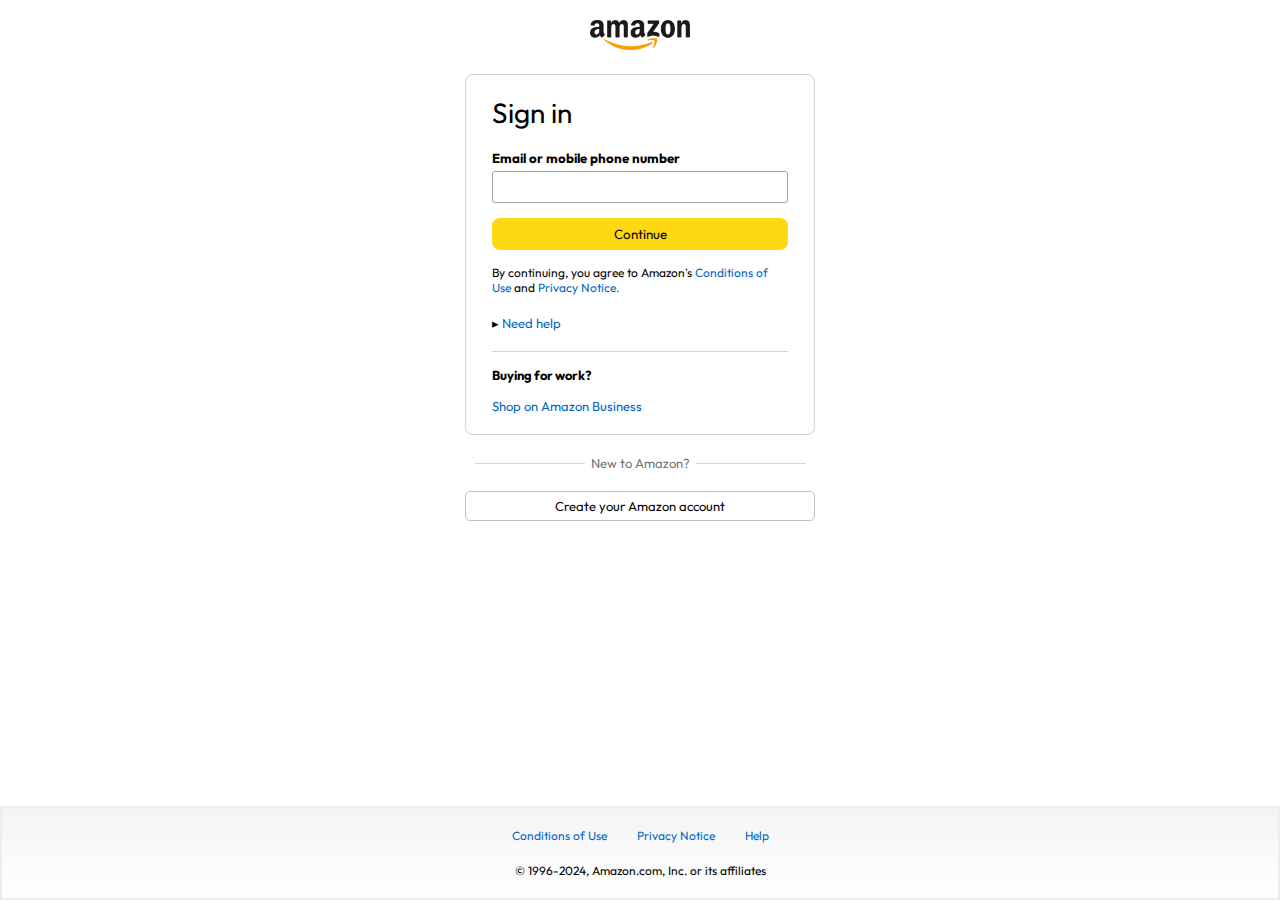
<file: signin.html>
<!DOCTYPE html>
<html lang="en">
<head>
    <meta charset="UTF-8">
    <meta name="viewport" content="width=device-width, initial-scale=1.0">
    <title>Sign In</title>
    <link rel="stylesheet" href="./signin.css">
</head>
<body>
    <a href="./index.html"><img class="logo"  src="./assets/amazon_logo_dark.png" alt="" width="100px"></a>
    <div class="signin-container">
        <h1 class="signin-title">Sign in</h1>
        <h5 class="input-label">Email or mobile phone number</h5>
        <input type="text">
        <button>Continue</button>
        <p class="signin-condition">By continuing, you agree to Amazon's <span>Conditions of Use</span> and <span>Privacy Notice.</span></p>
        <p class="signin-help">&#9656 <span>Need help</span></p>
        <hr>
        <h4>Buying for work?</h4>
        <p class="signin-business"><span>Shop on Amazon Business</span></p>
    </div>
    <div class="signin-bottom">
        <hr>
        <p>New to Amazon?</p>
        <hr>
    </div>
    <a href="/"><button class="signin-signup-btn">Create your Amazon account</button></a>
    
    <footer>
        <div class="footer-links">
            <a href="#">Conditions of Use</a>
            <a href="#">Privacy Notice</a>
            <a href="#">Help</a>
        </div>
        <p class="footer-copyright">© 1996-2024, Amazon.com, Inc. or its affiliates</p>
    </footer>
</body>
</html>
</file>
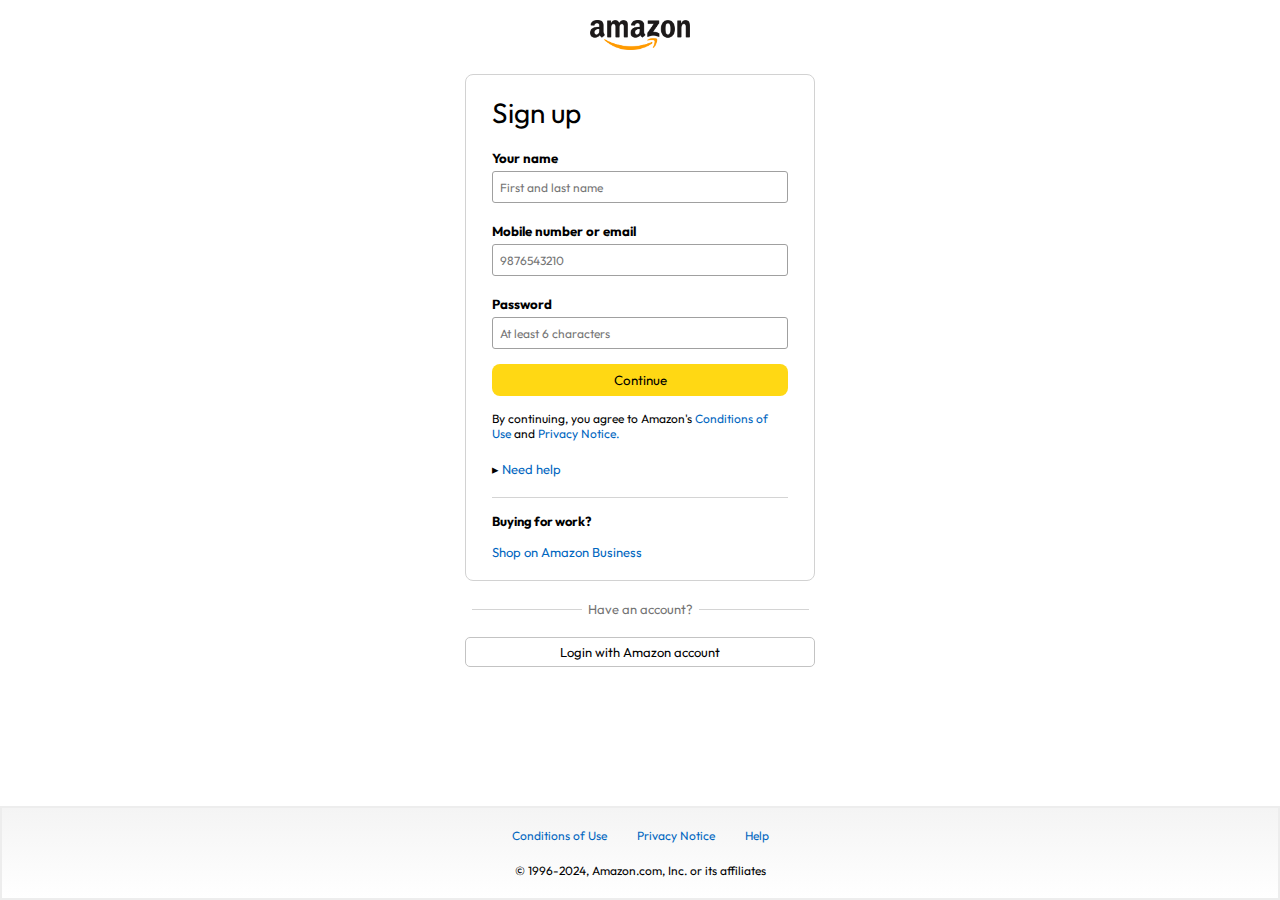
<file: signup.html>
<!DOCTYPE html>
<html lang="en">
<head>
    <meta charset="UTF-8">
    <meta name="viewport" content="width=device-width, initial-scale=1.0">
    <title>Sign up</title>
    <link rel="stylesheet" href="./signin.css">
</head>
<body>
    <a href="/"><img class="logo"  src="./assets/amazon_logo_dark.png" alt="" width="100px"></a>
    <div class="signin-container">
        <h1 class="signin-title">Sign up</h1>
        <h5 class="input-label">Your name</h5>
        <input type="text" placeholder="First and last name">
        <h5 class="input-label">Mobile number or email</h5>
        <input type="text" placeholder="9876543210">
        <h5 class="input-label">Password</h5>
        <input type="password" placeholder="At least 6 characters">
        <button>Continue</button>
        <p class="signin-condition">By continuing, you agree to Amazon's <span>Conditions of Use</span> and <span>Privacy Notice.</span></p>
        <p class="signin-help">&#9656 <span>Need help</span></p>
        <hr>
        <h4>Buying for work?</h4>
        <p class="signin-business"><span>Shop on Amazon Business</span></p>
    </div>
    <div class="signin-bottom">
        <hr>
        <p>Have an account?</p>
        <hr>
    </div>
    <a href="./signin.html"><button class="signin-signup-btn">Login with Amazon account</button></a>
    
    <footer>
        <div class="footer-links">
            <a href="#">Conditions of Use</a>
            <a href="#">Privacy Notice</a>
            <a href="#">Help</a>
        </div>
        <p class="footer-copyright">© 1996-2024, Amazon.com, Inc. or its affiliates</p>
    </footer>
</body>
</html>
</file>
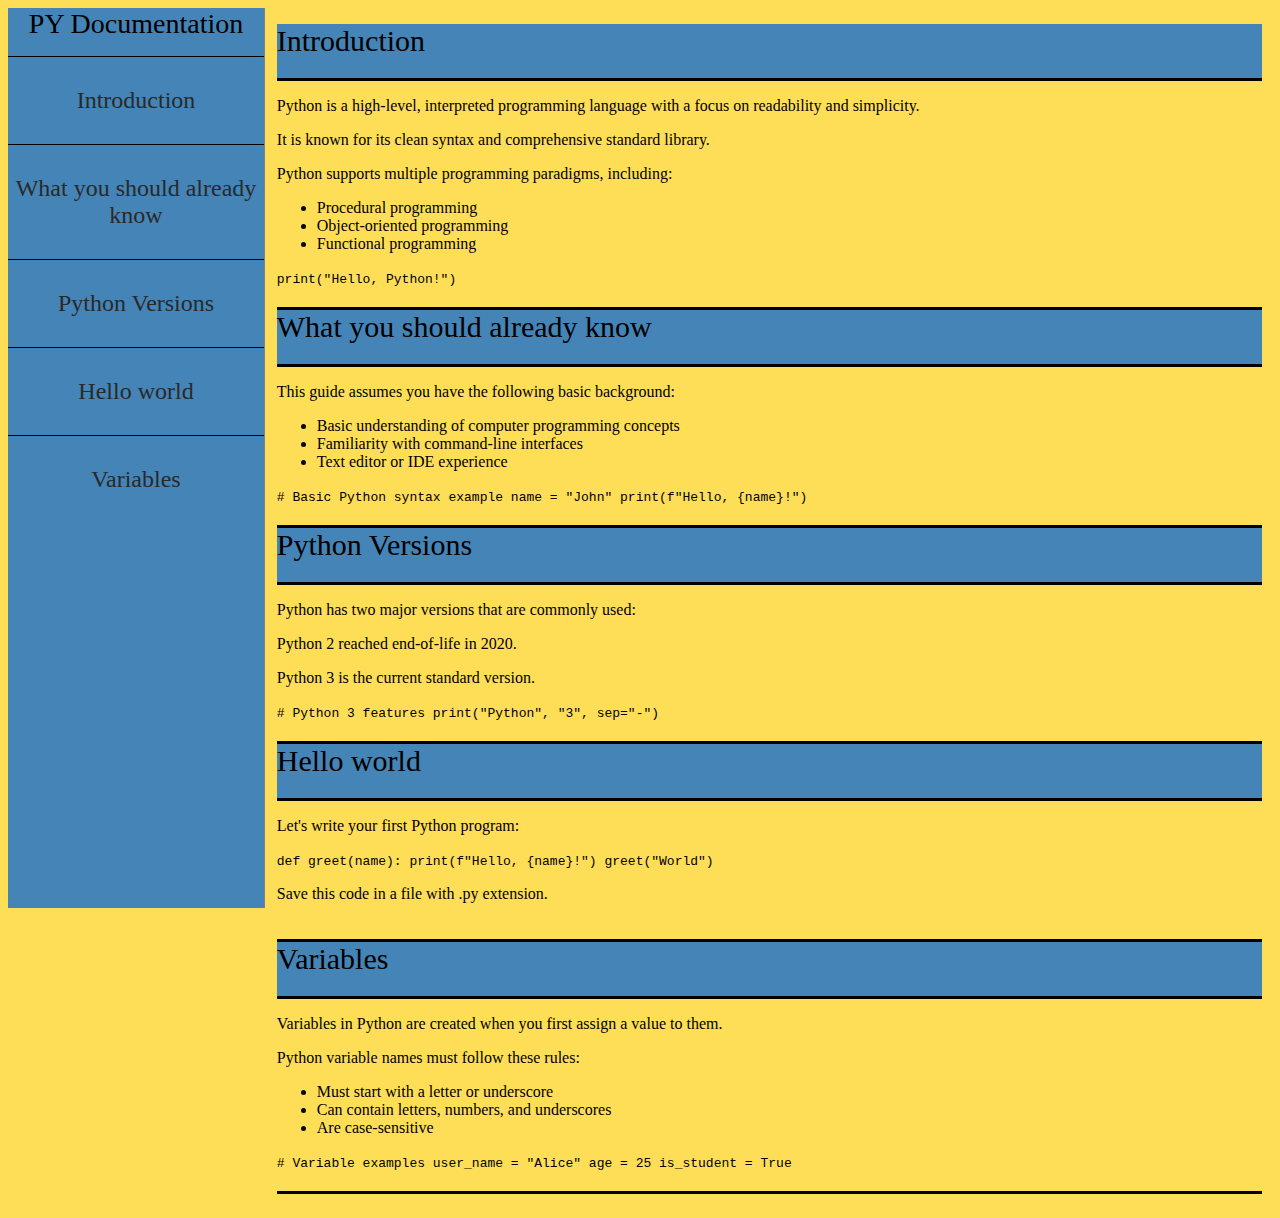
<file: projects/Py Doc/py.html>
<!DOCTYPE html>
<html lang="en">
  <head>
    <link rel="stylesheet" href="py.css">
  </head>
  <body>
    <nav id="navbar">
      <header>PY Documentation</header>
      <ul>
        <li><a class="nav-link" href="#Introduction">Introduction</a></li>
        <li><a class="nav-link" href="#What_you_should_already_know">What you should already know</a></li>
        <li><a class="nav-link" href="#Python_Versions">Python Versions</a></li>
        <li><a class="nav-link" href="#Hello_world">Hello world</a></li>
        <li><a class="nav-link" href="#Variables">Variables</a></li>
      </ul>
    </nav>
    <main id="main-doc">
      <section class="main-section" id="Introduction">
        <header>Introduction</header>
        <article>
          <p>Python is a high-level, interpreted programming language with a focus on readability and simplicity.</p>
          <p>It is known for its clean syntax and comprehensive standard library.</p>
          <p>Python supports multiple programming paradigms, including:</p>
          <ul>
            <li>Procedural programming</li>
            <li>Object-oriented programming</li>
            <li>Functional programming</li>
          </ul>
          <code>
print("Hello, Python!")
          </code>
        </article>
      </section>

      <section class="main-section" id="What_you_should_already_know">
        <header>What you should already know</header>
        <article>
          <p>This guide assumes you have the following basic background:</p>
          <ul>
            <li>Basic understanding of computer programming concepts</li>
            <li>Familiarity with command-line interfaces</li>
            <li>Text editor or IDE experience</li>
          </ul>
          <code>
# Basic Python syntax example
name = "John"
print(f"Hello, {name}!")
          </code>
        </article>
      </section>

      <section class="main-section" id="Python_Versions">
        <header>Python Versions</header>
        <article>
          <p>Python has two major versions that are commonly used:</p>
          <p>Python 2 reached end-of-life in 2020.</p>
          <p>Python 3 is the current standard version.</p>
          <code>
# Python 3 features
print("Python", "3", sep="-")
          </code>
        </article>
      </section>

      <section class="main-section" id="Hello_world">
        <header>Hello world</header>
        <article>
          <p>Let's write your first Python program:</p>
          <code>
def greet(name):
    print(f"Hello, {name}!")

greet("World")
          </code>
          <p>Save this code in a file with .py extension.</p>
        </article>
      </section>

      <section class="main-section" id="Variables">
        <header>Variables</header>
        <article>
          <p>Variables in Python are created when you first assign a value to them.</p>
          <p>Python variable names must follow these rules:</p>
          <ul>
            <li>Must start with a letter or underscore</li>
            <li>Can contain letters, numbers, and underscores</li>
            <li>Are case-sensitive</li>
          </ul>
          <code>
# Variable examples
user_name = "Alice"
age = 25
is_student = True
          </code>
        </article>
      </section>
    </main>
  </body>
</html>
</file>
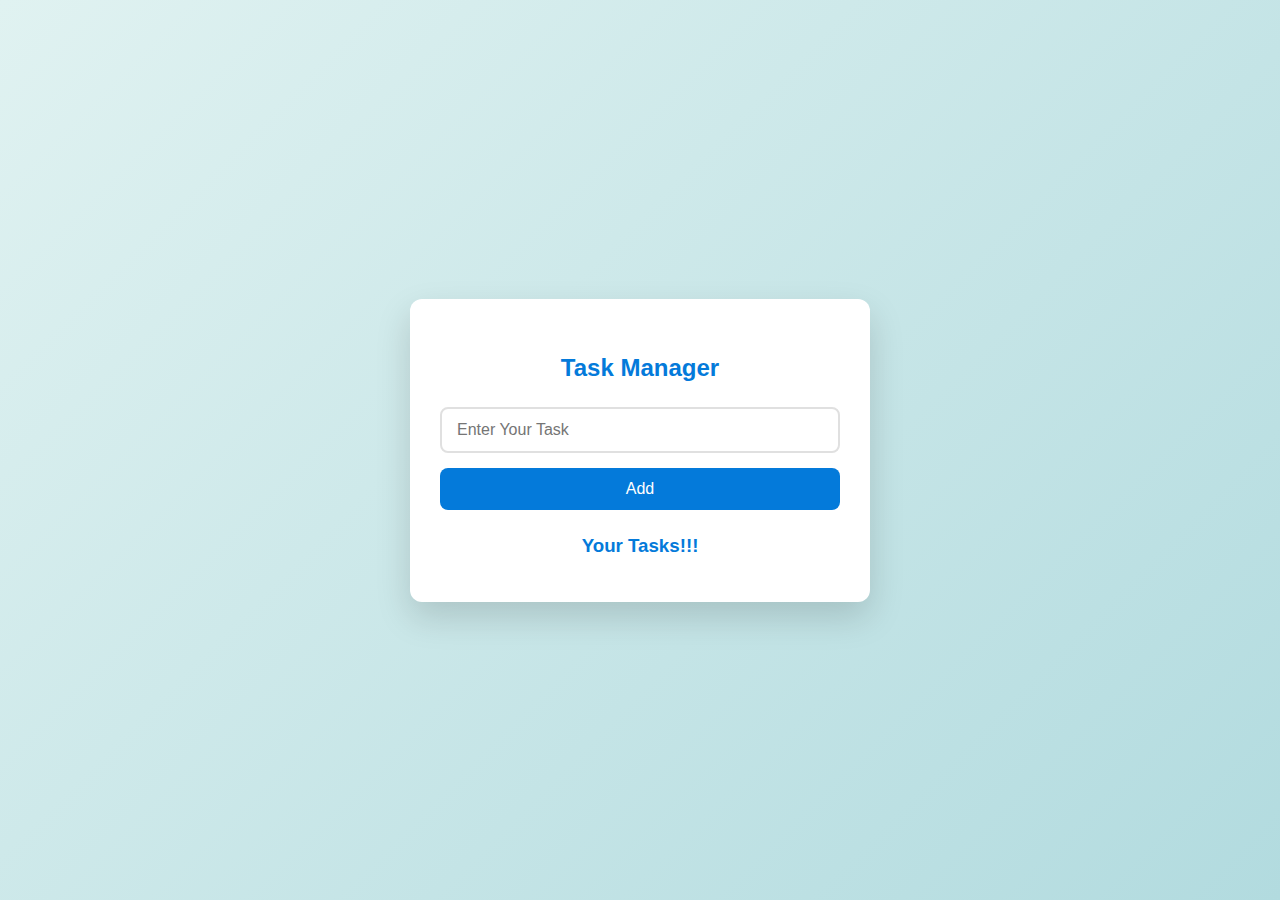
<file: projects/Task Manager/task.html>
<!DOCTYPE html>
<html lang="en">
<head>
    <meta charset="UTF-8">
    <meta name="viewport" content="width=device-width, initial-scale=1.0">
    <title>Task Manager</title>
    <link rel="stylesheet" href="task.css">
</head>
<body>
    <div class="container">
        <h2>Task Manager</h2>
        <input id="input" type="text" placeholder="Enter Your Task">
        <button id="btn">Add</button>
        <div id="taskList">
            <h3>Your Tasks!!!</h3>
        </div>
    </div>
    <script src="task.js"></script>
</body>
</html>
</file>
<file: amazon.css>
@import url('https://fonts.googleapis.com/css2?family=Outfit:wght@100..900&family=Poppins:ital,wght@0,100;0,200;0,300;0,400;0,500;0,600;0,700;0,800;0,900;1,100;1,200;1,300;1,400;1,500;1,600;1,700;1,800;1,900&display=swap');

*{
    padding:0;
    margin: 0;
    box-sizing:border-box;
    font-family: 'Outfit';
}
p{
    cursor: default;
}

body{
    background: #dadada;
}

a{
    text-decoration: none;
    color:inherit;
}

nav{
    display: flex;
    align-items: center;
    justify-content: space-between;
    background: #131921;
    padding:10px 20px;
    color: #fff;
}

.nav-country{
    display: flex;
    align-items: end;
    margin-left: 15px;
    font-size: 13px;
    color: #c4c4c4;
}

.nav-country h1{
    color: #fff;
    font-size:14px;
}

.nav-search{
    flex:1;
    display: flex;
    align-items: center;
    background: #fff;
    color: gray;
    max-width: 1000px;
    border-radius:4px;
    margin-left: 15px;
}

.nav-search-gategory{
    display: flex;
    align-items: center;
    padding: 10px 20px;
    gap:5px;
    background: #e5e5e5;
    border-radius: 4px 0 0 4px;
}

.nav-search-input{
    border:none;
    outline:none;
    padding-left: 20px;
    width: 100%;
}

.nav-search-icon{
    max-width:41px;
    padding: 8px;
    background: #ffd64f;
    border-radius: 0 4px 4px 0;
}

.nav-language{
    display:flex;
    align-items: center;
    gap:2px;
    font-weight: 600;
    margin-left: 15px;
}

.nav-text{
    margin-left:10px;
}

.nav-text p{
    font-size: 10px;
}

.nav-text h1{
    font-size: 14px;
}

.nav-cart{
    display: flex;
    align-items: center;
    margin: 0px 15px;
}

.nav-bottom{
    display: flex;
    align-items: center;
    gap: 20px;
    padding: 8px 20px;
    background: #232f3e;
    color: #fff;
    font-size: 15px;
}

.nav-bottom div{
    display: flex;
    align-items: center;
    gap: 5px;
    font-weight: 500;
}

.header-slider ul{
    display: flex;
    overflow-y: hidden;
}

.header-img{
    max-width: 100%;
    -webkit-mask-image: linear-gradient(to bottom, #000000 50%, transparent 100%);
    mask-image: linear-gradient(to bottom, #000000 50%, transparent 100%);
}
  
.header-slider a {
    position: absolute;
    top: 20%;
    z-index: 1;
    padding: 5vh 1vw;
    background: #ffffff4f;
    color: #0000007b;
    text-decoration: none;
    font-weight: 600;
    font-size: 18px;
    cursor: pointer;
}

.control_next{
    right: 0;
}

.box-row{
    display: flex;
    flex-wrap:wrap;
    row-gap:20px;
    justify-content: space-between;
    margin: 20px 30px;
}

.box-col{
    display: flex;
    flex-direction: column;
    gap: 10px;
    padding:15px 20px;
    background: #fff;
    max-width: 24%;
    min-width: 200px;
    z-index: 1;
}

.box-col a{
    font-size: 13px;
    color: #009999;
    font-weight: 500;
}

.header-box{
    margin-top: -20vw;
}

.products-slider{
    background: #fff;
    margin:0 30px;
    padding: 20px;
    margin-bottom: 15px;
}

.products-slider .products{
    display: flex;
    overflow-x: auto;
    gap:20px;
    margin-top:10px;
}

.products-slider .products img{
    max-width:200px;
    max-height: 200px;
}

.products-slider .products::-webkit-scrollbar{
    display: none;
}

.products-slider-with-price{
    background: #fff;
    margin:0 30px;
    padding:20px;
    margin-bottom:15px;
}

.products-slider-with-price .products{
    display: flex;
    overflow-x: auto;
    gap: 10px;
    margin-top: 10px;
}

.products-slider-with-price .products::-webkit-srollbar{
    display: none;
}

.product-card{
    display: flex;
    flex-direction: column;
    justify-content: end;
    min-width:210px;
    background: #fbfbfb;
}

.product-card img{
    width:110px;
    margin:0 50px;
}

.product-offer p{
    background: #be0b3b;
    color: #fff;
    display: inline-block;
    padding: 2px 5px;
    border-radius: 2px;
    margin:8px 0;
    font-size: 13px;
}

.product-offer span{
    color: #be0b3b;
    font-weight: 500;
    font-size: 12px;
}

.product-price{
    color:gray;
    font-size:13px;
}

.product-card h4{
    color: #525252;
    font-size: 15px;
    font-weight: 400;
}

footer{
    display: flex;
    justify-content: space-between;
    align-items: center;
    color: #fff;
    background: #131921;
    padding: 20px 60px;
}

@media only screen and (max-width: 900px){
    nav{
        flex-wrap: wrap;
    }
    .nav-search{
        order: 7;
        margin: 15px 0 5px;
        min-width:300px;
    }
    .box-col{
        max-width:48%;
    }
}

@media only screen and (max-width: 600px){
    .nav-country{
        display: none;
    }
    .nav-language{
        display: none;
    }
    .nav-text{
        display: none;
    }
    .nav-bottom{
        font-size: 13px;
        gap:10px;
        overflow-x: scroll;
    }
    .nav-bottom::-webkit-scrollbar{
        display: none;
    }
    .nav-bottom p{
        text-wrap:nowrap;
    }
    .mobile-user-icon{
        display: flex !important;
        flex:1;
        justify-content: flex-end;
    }
    .mobile-user-icon img{
        width: 25px;
    }
    .nav-cart h4{
        display: none;
    }
    .nav-cart img{
        width: 25px;
    }
    .header-slider a{
        top: 24%;
        padding: 2vh 1vw;
        font-size: 15px;
    }
    .box-col{
        max-width: 100%;
        width: 100%;
    }
    footer{
        justify-content: center;
        flex-direction: column;
        font-size: 14px;
    }
}
</file>
<file: cart.css>
.cart{
    display: flex;
    gap: 20px;
    margin: 20px;
}

.cart-left{
    background: white;
    padding: 20px;
}

.cart-left h1{
    font-size: 28px;
    font-weight: 400;
    margin-bottom: 15px;
}

.cart-left hr{
    border: none;
    height: 1px;
    background: #dadada;
}

.product-cart-list{
    display: flex;
    align-items: start;
    gap: 10px;
    padding: 24px 0 12px 12px;
}

.product-cart-titleprice{
    display: flex;
    gap: 20px;
    font-size: 18px;
}

.product-cart-bestseller{
    font-size: 12px;
    margin-top: 10px;
}

.product-cart-bestseller span{
    font-size: 13px;
    background: #c45500;
    color: #fff;
    padding: 3px 8px;
}

.product-cart-stock{
    font-size: 13px;
    color: #007600;
    margin: 4px 0;
}

.product-cart-delivery{
    font-size: 15px;
}

.product-cart-returns{
    font-size: 15px;
    color: #007185;
    font-weight: 400;
}

.product-cart-giftoption{
    color: #494949;
    font-size: 13px;
    margin: 3px 0;
}

.product-cart-giftoption span{
    color: #007185;
}

.product-cart-specs{
    max-width: 150px;
    display: grid;
    grid-template-columns: auto auto;
    row-gap: 3px;
    font-size: 13px;
    margin: 7px 0;
}

.cart-list-action{
    display: flex;
    gap: 12px;
    font-size:14px;
    color: #007185;
}

.cart-list-action hr{
    height: 20px;
    width: 1px;
    background: #cfcfcf;
}

.cart-list-action select{
    padding: 5px;
    border-radius: 6px;
    background: #f3f3f3;
}

.cart-list-subtotal{
    text-align: right;
    font-size: 20px;
    margin-top: 10px;
}

.cart-right{
    background: white;
    padding: 20px;
    max-height: 220px;
    min-height: 280px;
}

.cart-free-delivery{
    display: flex;
    font-size: 13px;
}

.cart-subtotal{
    margin-top: 20px;
    font-size: 18px;
    font-weight: 500;
}

.cart-right-gift{
    margin: 7px 0;
    font-size: 14px;
}

.cart-right button{
    width: 100%;
    height: 32px;
    margin: 15px 0;
    background: #ffd814;
    border: none;
    border-radius: 8px;
    cursor: pointer;
}

.cart-right button:hover{
    background: #ebc712;
}

.footer-cart{
    margin-top: 50px;
}

@media only screen and (max-width: 900px){
    .cart{
        flex-wrap: wrap;
    }
}
@media only screen and (max-width: 600px){
    .product-cart-list{
      padding: 24px 0;
    }
    .product-cart-list img{
        width: 80px;
    }
    .product-cart-titleprice{
        flex-wrap: wrap;
        font-size: 14px;
    }
    .product-cart-delivery{
        font-size: 13px;
    }
    .cart-list-action .action-btn:nth-last-child(1){
        display: none;
    }
    .cart-list-action .action-btn hr:nth-last-child(2){
        display: none;
    }
    .cart-list-action .action-btn:nth-last-child(3){
        display: none;
    }
    .cart-list-action hr:nth-last-child(4){
        display: none;
    }
    .cart-right{
        min-width: 100%;
    }
}
</file>
<file: product.css>
body{
    background: #fff;
}

.breadcrum{
    padding: 10px 20px;
    font-size: 12px;
    color: #565656;
}

.product-display{
    min-height: 100%;
    padding: 10px 20px;
    display: flex;
}

.product-d-image{
    display: flex;
    gap: 10px;
}

.product-icons{
    display: flex;
    flex-direction: column;
    gap: 10px;
}


.product-icons img{
    border: 1px solid gray;
    border-radius: 10px;
    padding: 5px;
}

.product-d-details{
    margin: 0 30px;
}

.product-title{
    font-size:25px;
}

.brand-store{
    margin-top: 5px;
    color: #007185;
    font-size: 14px;
}

.product-rating{
    display: flex;
    flex-direction: column;
    gap: 10px;
}

.product-rating div{
    display: flex;
    align-items: center;
    gap:10px;
}

.product-rating p{
    color: #007185;
}

.product-rating p span{
    color: #fff;
    background: #c73500;
    padding: 2px 5px;
    border-radius: 3px;
    font-size: 14px;
}


.product-rating h5{
    font-weight: 400;
}

.product-d-price{
    display: flex;
    flex-direction: column;
    gap: 5px;
}

.product-d-price div{
    display: flex;
    align-items: center;
    gap: 10px;
    margin: 10px 0;
}

.product-d-price div p{
    font-size: 26px;
    color: #c73500;
}

.product-d-price div h1{
    font-size: 14px;
    font-weight: 500;
}

.product-d-price div h1 span{
    font-size: 26px;
    font-weight: 500;
}

.product-d-price div h5{
    color: #565656;
    font-weight: 400;
}

.product-price h5 span{
    text-decoration: line-through;
}

.product-d-price p span{
    color: #007185;
}

.product-color-selection{
    margin: 15px 0;
}

.product-color-options{
    display: flex;
    justify-content: space-between;
    margin-top:10px;
}

.option{
    display: flex;
    align-items: center;
    padding:8px 12px; 
    border:1px solid #cbcbcb;
    gap: 10px;
}

.product-info{
    display: grid;
    grid-template-columns: auto auto;
    max-width: 300px;
    margin-bottom: 15px;
}

.product-description h1{
    font-size: 20px;
    margin:15px 0;
}

.product-description ul{
    display: flex;
    flex-direction: column;
    gap: 10px;
    margin-left: 30px;
}

.product-d-purchase{
    width:100%;
    max-width: 280px;
    border: 1px solid #c1c1c1;
    border-radius: 10px;
    padding:20px;
}

.product-d-purchase .title{
    display: flex;
    justify-content: space-between;
    align-items: center;
}

.product-d-purchase .price{
    font-size: 16px;
    font-weight: 400;
    margin: 10px 0;
}

.product-d-purchase .price span{
    font-size: 26px;
    padding: 2px;
}

.product-d-purchase .gap{
    margin: 15px 0;
}

.product-d-purchase p span{
    color: #007185;
}

.delivery-location{
    display: flex;
    align-items: center;
    gap: 3px;
}

.product-stock{
    margin: 15px 0;
    color: green;
    font-weight: 400;
}

.product-quantity{
    padding: 8px 5px;
    outline: none;
    width: 100%;
    border-radius: 5px;
    background: #efefef;
    border-color: #c1c1c1;
}

.product-d-purchase .btn{
    outline: none;
    border: none;
    background: #ffd814;
    width:100%;
    padding: 10px 0;
    margin-top: 10px;
    border-radius: 50px;
    cursor: pointer;
}


.product-d-purchase .product-buy{
    background: #ffa41c;
}

.product-seller-info{
    margin-top: 10px;
    display: grid;
    grid-template-columns: auto auto;
    gap: 4px;
    font-size: 14px;
    color: #565656;
}

.product-seller-info span{
    color: #007185;
}

.product-d-purchase hr{
    margin: 20px 0;
}

.product-add-list{
    width: 100%;
    padding: 8px 15px;
    border-radius: 5px;
    border:1px solid #000;
    text-align: start;
    background: white;
    cursor: pointer;
}

.product-footer{
    margin-top: 100px;
}

@media only screen and (max-width: 900px){
    .product-display{
        flex-wrap: wrap;
    }
}

@media only screen and (max-width: 600px){
    .product-icons{
        display: none;
    }
    .product-main-image img{
        width: 100%;
        padding:20px;
    }
    .option{
        padding: 6px 8px;
    }
    .option p{
        display: none;
    }
    .product-d-purchase{
        max-width: 90%;
        margin: 20px auto 10px;
    }
}
</file>
<file: signin.css>
@import url('https://fonts.googleapis.com/css2?family=Outfit:wght@100..900&family=Poppins:ital,wght@0,100;0,200;0,300;0,400;0,500;0,600;0,700;0,800;0,900;1,100;1,200;1,300;1,400;1,500;1,600;1,700;1,800;1,900&display=swap');

*{
    padding:0;
    margin: 0;
    box-sizing:border-box;
    font-family: 'Outfit';
}

body{
    background: #fff;
    text-align: center;
    font-family: 'outfit';
    min-height: 100vh;
}

.logo{
    margin-top: 20px;
}

.signin-container{
    max-width: 350px;
    border: 1px solid #d2d2d2;
    margin: auto;
    margin-top: 20px;
    padding: 20px 26px;
    border-radius: 8px;
    text-align: left;
}

.signin-title{
    font-size: 28px;
    font-weight: 400;
}

.input-label{
    margin-top: 20px;
}

.signin-container input{
    width:100%;
    height: 32px;
    margin-top: 5px;
    padding: 3px 7px;
    border-radius: 3px;
    border: 1px solid #a0a0a0;
    font-size: 12px;
}
    
.signin-container input:focus{
    outline: 3px solid #c2f2ff;
}

.signin-container button{
    width: 100%;
    height: 32px;
    margin: 15px 0;
    background: #ffd814;
    border: none;
    border-radius: 8px;
    cursor: pointer;
}

.signin-container button:hover{
    background: #ebc712;
}

.signin-condition{
    font-size: 12px;
}

.signin-container p span{
    color: #0066c0;
}

.signin-help{
    font-size: 13px;
    margin: 20px 0;
}

.signin-container hr{
    border:none;
    height: 1px;
    background: #d4d4d4;
}

.signin-container h4{
    margin: 15px 0;
    font-size: 13px;
}

.signin-business{
    font-size: 13px;
}

.signin-bottom{
    width:350px;
    font-size: 13px;
    color: #737373;
    margin: 20px auto;
    display: flex;
    align-items: center;
    justify-content: center;
    gap: 6px;
}

.signin-bottom hr{
    border:none;
    height: 1px;
    background: #d4d4d4;
    width: 110px;
}

.signin-signup-btn{
    width: 350px;
    height: 30px;
    font-size: 13px;
    background: #fff;
    border-radius: 5px;
    border: 1px solid #c3c3c3;
}

.signin-signup-btn:hover{
    background: #f1f1f1;
}

footer{
    width: 100%;
    height: auto;
    max-height: 200px;
    margin-top: 20px;
    padding: 20px 0;
    position: fixed;
    bottom: 0;
    background: linear-gradient(to bottom, #f4f4f4, #fff);
    border: 2px solid #ededed;
    font-size: 12px;
}

footer .footer-links{
    display: flex;
    justify-content: center;
    gap: 30px;
    margin-bottom: 20px;
}

footer .footer-links a{
    text-decoration: none;
    color: #0066c0;
}
</file>
<file: projects/Py Doc/py.css>
body{
    display:flex;
    color:black;
    background:#ffde57;
   }
   section>*{
    border-bottom: solid;
    padding-bottom:20px;
   }

   nav header{
    font-size:1.75rem;
   }

   section header{
    color:black;
    font-size:30px;
    background: #4584b6;
    width:77vw;
   }

   nav{
     text-align:center;
     position:fixed;
     width:20%;
     border-right:1px solid grey;
     height:100%;
     overflow:scroll;
     background: #4584b6;
   }
   .nav-link{
      text-decoration:none;
      color:rgb(41, 41, 41);
      font-size:1.5rem;
   }
   nav ul{
     list-style:none;
     padding:0;
   }

   nav ul li{
     border-top:1px solid;
     padding:30px 5px;
   }

   main{
     margin-left:20%;
     padding:1rem;
   }
</file>
<file: projects/Task Manager/task.css>
body {
    font-family: 'Arial', sans-serif;
    background-color: #f4f7f6;
    display: flex;
    justify-content: center;
    align-items: center;
    height: 100vh;
    margin: 0;
    background: linear-gradient(135deg, #e0f2f1 0%, #b2dbdf 100%);
}

.container {
    background-color: white;
    width: 100%;
    max-width: 400px;
    padding: 30px;
    border-radius: 12px;
    box-shadow: 0 15px 35px rgba(0, 0, 0, 0.15);
}

h2 {
    text-align: center;
    color: #047ada;
    margin: 25px;
    font-weight: 600;
}

#input {
    width: 100%;
    padding: 12px 15px;
    margin-bottom: 15px;
    border: 2px solid #e0e0e0;
    border-radius: 8px;
    font-size: 16px;
    transition: all 0.1s ease;
    box-sizing: border-box;
}

#input:focus {
    outline: none;
    border-color: #047ada;
    box-shadow: 0 0 0 3px rgba(0, 90, 150, 0.2);
}

#btn {
    width: 100%;
    padding: 12px;
    background-color: #047ada;
    color: white;
    border: none;
    border-radius: 8px;
    font-size: 16px;
    cursor: pointer;
    transition: all 0.1s ease;
}

.task{
    border: solid 3px #047ada;
    display: flex;
    flex-direction: column;
    justify-content: center;
    align-items: center;
    box-sizing: border-box;
}
.task>*{
    width: 100%;
    box-sizing: border-box;
}
.accessButtons{
    display: flex;
    justify-content: space-around;
    background: #047ada;
}

.accessButtons>*{
    padding: 10px;
    color:white;
    font-size: 1.10rem;
    cursor: pointer;
    margin: 5px 0;
}
.delete{
    background: rgb(255, 85, 85);
    border-radius: 5px;
}
.done{
    background: rgb(22, 195, 66);
    border-radius: 5px;
}

#btn:hover {
    background-color: #047ada;
    transform: scale(1.02);
}

#taskList {
    margin-top: 20px;
    display: flex;
    flex-direction: column-reverse;
    align-items: center;
}

#taskList>*{
    width: 100%;
    margin:5px;
    border-radius: 10px;
    -webkit-border-radius: 10px;
    -moz-border-radius: 10px;
    -ms-border-radius: 10px;
    -o-border-radius: 10px;
}

#taskList h3 {
    color: #047ada;
    text-align: center;
    margin-bottom: 15px;
}



#taskList p {
    background-color: #f1f8e9;
    padding: 10px 15px;
    margin-bottom: 10px;
    border-radius: 6px;
    color: #047ada;
    font-size: 16px;
    display: flex;
    justify-content: space-between;
    align-items: center;
    transition: all 0.1s ease;
    position: relative;
    -webkit-transition: all 0.1s ease;
    -moz-transition: all 0.1s ease;
    -ms-transition: all 0.1s ease;
    -o-transition: all 0.1s ease;
}

@media (max-width: 480px) {
    .container {
        width: 90%;
        margin: 0 5%;
        padding: 20px;
    }
}
</file>
